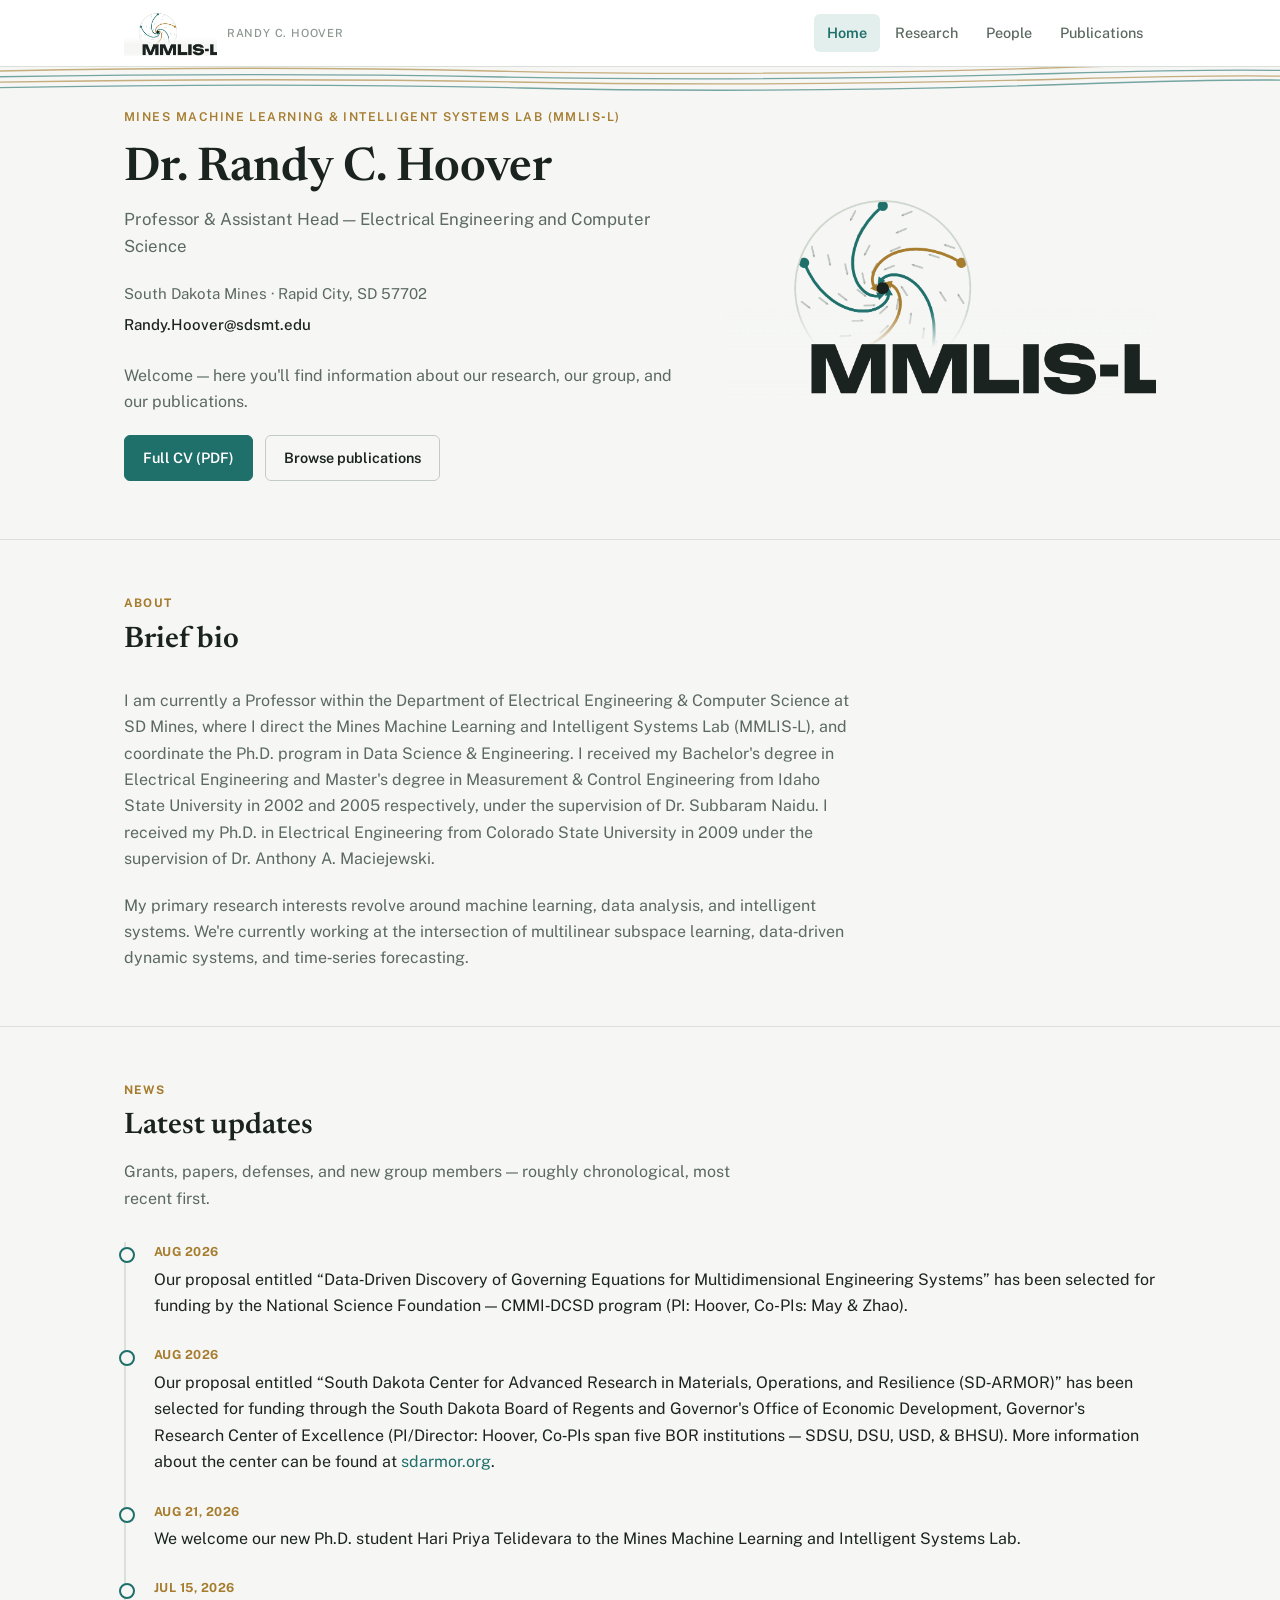
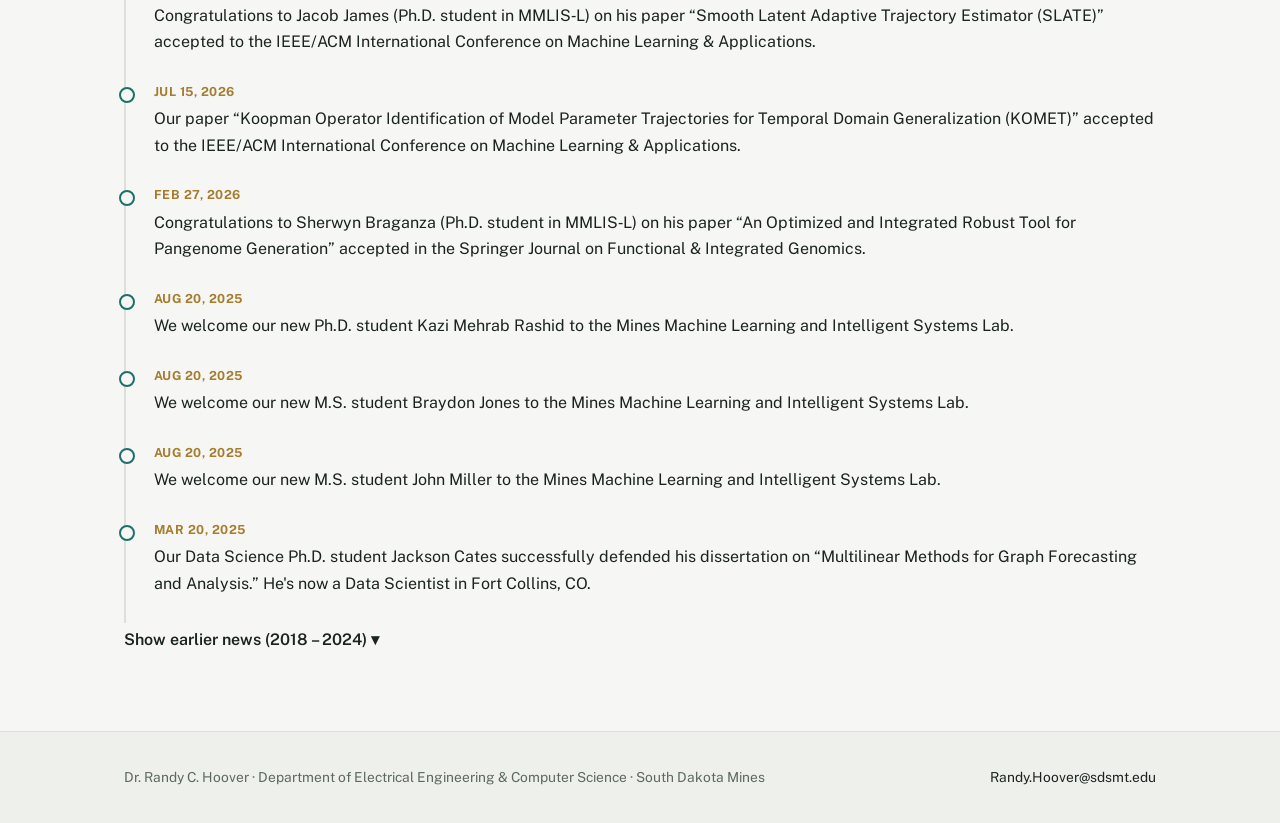
<file: index.html>
<!DOCTYPE html>
<html lang="en">
<head>
<meta charset="UTF-8">
<meta name="viewport" content="width=device-width, initial-scale=1.0">
<title>Randy C. Hoover — Machine Learning &amp; Data Science</title>
<meta name="description" content="Dr. Randy C. Hoover, Professor of Electrical Engineering &amp; Computer Science at South Dakota Mines, directs the Mines Machine Learning and Intelligent Systems Lab (MMLIS-L).">
<link rel="icon" href="assets/img/favicon.ico?v=2" sizes="any">
<link rel="icon" type="image/png" sizes="32x32" href="assets/img/favicon-32.png?v=2">
<link rel="icon" type="image/png" sizes="192x192" href="assets/img/favicon-192.png?v=2">
<link rel="apple-touch-icon" href="assets/img/apple-touch-icon.png?v=2">
<link rel="preconnect" href="https://fonts.googleapis.com">
<link rel="preconnect" href="https://fonts.gstatic.com" crossorigin>
<link href="https://fonts.googleapis.com/css2?family=Public+Sans:wght@400;500;600;700&family=Newsreader:opsz,wght@6..72,500;6..72,600;6..72,700&display=swap" rel="stylesheet">
<link rel="stylesheet" href="assets/css/style.css">
</head>
<body>

<header class="site-header">
  <div class="wrap">
    <a class="brand" href="index.html"><img src="assets/img/mmlis-logo.png" alt="MMLIS Lab" class="brand-mark"> <small>Randy&nbsp;C.&nbsp;Hoover</small></a>
    <nav class="primary-nav" aria-label="Primary">
      <ul>
        <li><a href="index.html" class="active">Home</a></li>
        <li><a href="research.html">Research</a></li>
        <li><a href="people.html">People</a></li>
        <li><a href="publications.html">Publications</a></li>
      </ul>
    </nav>
  </div>
</header>

<section class="hero">
  <svg class="hero-lines" viewBox="0 0 1200 30" preserveAspectRatio="none" aria-hidden="true">
    <path d="M-40 5 Q220 -2 460 4 T980 1 T1260 6" fill="none" stroke="#a67c2e" stroke-width="1.3"/>
    <path d="M-40 10.5 Q230 5 470 10 T990 6.5 T1260 11" fill="none" stroke="#1f6f6b" stroke-width="1.3"/>
    <path d="M-40 16 Q240 10 480 15 T1000 12 T1260 17" fill="none" stroke="#a67c2e" stroke-width="1.3"/>
    <path d="M-40 21.5 Q250 15 490 21 T1010 17 T1260 22" fill="none" stroke="#1f6f6b" stroke-width="1.3"/>
  </svg>
  <div class="wrap">
    <div class="hero-intro">
      <span class="hero-eyebrow">Mines Machine Learning &amp; Intelligent Systems Lab (MMLIS‑L)</span>
    </div>
    <div class="hero-photo">
      <img src="assets/img/mmlis-logo.png" alt="MMLIS Lab logo mark.">
    </div>
    <div class="hero-content">
      <h1>Dr. Randy C. Hoover</h1>
      <p class="role">Professor &amp; Assistant Head — Electrical Engineering and Computer Science</p>
      <ul class="contact-list">
        <li>South Dakota Mines · Rapid City, SD 57702</li>
        <li><a href="mailto:Randy.Hoover@sdsmt.edu">Randy.Hoover@sdsmt.edu</a></li>
      </ul>
      <p>Welcome — here you'll find information about our research, our group, and our publications.</p>
      <div style="display:flex; gap:12px; flex-wrap:wrap; margin-top:20px;">
        <a class="btn" href="https://drive.google.com/file/d/1piktQqiR2NVhsO9pKw21LPVmh0MxeNU4/view?usp=share_link" target="_blank" rel="noopener">Full CV (PDF)</a>
        <a class="btn ghost" href="publications.html">Browse publications</a>
      </div>
    </div>
  </div>
</section>

<main>

  <section class="section bio">
    <div class="wrap">
      <div class="section-head">
        <span class="kicker">About</span>
        <h2>Brief bio</h2>
      </div>
      <div style="max-width: 74ch;">
        <p>I am currently a Professor within the Department of Electrical Engineering &amp; Computer Science at SD Mines, where I direct the Mines Machine Learning and Intelligent Systems Lab (MMLIS‑L), and coordinate the Ph.D. program in Data Science &amp; Engineering. I received my Bachelor's degree in Electrical Engineering and Master's degree in Measurement &amp; Control Engineering from Idaho State University in 2002 and 2005 respectively, under the supervision of Dr. Subbaram Naidu. I received my Ph.D. in Electrical Engineering from Colorado State University in 2009 under the supervision of Dr. Anthony A. Maciejewski.</p>
        <p style="margin-top:20px;">My primary research interests revolve around machine learning, data analysis, and intelligent systems. We're currently working at the intersection of multilinear subspace learning, data‑driven dynamic systems, and time‑series forecasting.</p>
      </div>
    </div>
  </section>

  <section class="section">
    <div class="wrap">
      <div class="section-head">
        <span class="kicker">News</span>
        <h2>Latest updates</h2>
        <p>Grants, papers, defenses, and new group members — roughly chronological, most recent first.</p>
      </div>

      <ol class="timeline" reversed>
        <li><span class="date">Aug 2026</span><p class="entry">Our proposal entitled &ldquo;Data‑Driven Discovery of Governing Equations for Multidimensional Engineering Systems&rdquo; has been selected for funding by the National Science Foundation — CMMI‑DCSD program (PI: Hoover, Co‑PIs: May &amp; Zhao).</p></li>
        <li><span class="date">Aug 2026</span><p class="entry">Our proposal entitled &ldquo;South Dakota Center for Advanced Research in Materials, Operations, and Resilience (SD‑ARMOR)&rdquo; has been selected for funding through the South Dakota Board of Regents and Governor's Office of Economic Development, Governor's Research Center of Excellence (PI/Director: Hoover, Co‑PIs span five BOR institutions — SDSU, DSU, USD, &amp; BHSU). More information about the center can be found at <a href="https://sdarmor.org" target="_blank" rel="noopener">sdarmor.org</a>.</p></li>
        <li><span class="date">Aug 21, 2026</span><p class="entry">We welcome our new Ph.D. student Hari Priya Telidevara to the Mines Machine Learning and Intelligent Systems Lab.</p></li>
        <li><span class="date">Jul 15, 2026</span><p class="entry">Congratulations to Jacob James (Ph.D. student in MMLIS‑L) on his paper &ldquo;Smooth Latent Adaptive Trajectory Estimator (SLATE)&rdquo; accepted to the IEEE/ACM International Conference on Machine Learning &amp; Applications.</p></li>
        <li><span class="date">Jul 15, 2026</span><p class="entry">Our paper &ldquo;Koopman Operator Identification of Model Parameter Trajectories for Temporal Domain Generalization (KOMET)&rdquo; accepted to the IEEE/ACM International Conference on Machine Learning &amp; Applications.</p></li>
        <li><span class="date">Feb 27, 2026</span><p class="entry">Congratulations to Sherwyn Braganza (Ph.D. student in MMLIS‑L) on his paper &ldquo;An Optimized and Integrated Robust Tool for Pangenome Generation&rdquo; accepted in the Springer Journal on Functional &amp; Integrated Genomics.</p></li>
        <li><span class="date">Aug 20, 2025</span><p class="entry">We welcome our new Ph.D. student Kazi Mehrab Rashid to the Mines Machine Learning and Intelligent Systems Lab.</p></li>
        <li><span class="date">Aug 20, 2025</span><p class="entry">We welcome our new M.S. student Braydon Jones to the Mines Machine Learning and Intelligent Systems Lab.</p></li>
        <li><span class="date">Aug 20, 2025</span><p class="entry">We welcome our new M.S. student John Miller to the Mines Machine Learning and Intelligent Systems Lab.</p></li>
        <li><span class="date">Mar 20, 2025</span><p class="entry">Our Data Science Ph.D. student Jackson Cates successfully defended his dissertation on &ldquo;Multilinear Methods for Graph Forecasting and Analysis.&rdquo; He's now a Data Scientist in Fort Collins, CO.</p></li>
      </ol>

      <details class="more-news">
        <summary style="cursor:pointer; font-weight:600; color:var(--accent-dark); margin: 4px 0 24px; list-style:none;">Show earlier news (2018 – 2024) ▾</summary>
        <ol class="timeline" style="margin-top:20px;" reversed>
          <li><span class="date">May 7, 2025</span><p class="entry">Our Computer Science M.S. student Jacob James successfully completed his degree and is now pursuing a Ph.D. in Data Science and Engineering at SD Mines.</p></li>
          <li><span class="date">Sep 9, 2024</span><p class="entry">Our Data Science Ph.D. student Brian Fehrman (co‑advised with Dr. Francis Akowuah) successfully defended his dissertation on &ldquo;Investigating Machine Learning VBA Macro Analysis using Machine Learning in a Constrained Environment.&rdquo; He's currently working for Black Hills Information Security.</p></li>
          <li><span class="date">Jan 1, 2024</span><p class="entry">Our NSF REU site entitled &ldquo;Collaboration to Combat Crime&rdquo; was selected for award. We have open positions for undergraduate students interested in pursuing research in data science to understand, disrupt, and dismantle criminal networks. More information on the REU site can be found <a href="https://www.sdstate.edu/chemistry-biochemistry-physics/willand-charnley-lab/collaboration-combat-crime-c3-research" target="_blank" rel="noopener">here</a>.</p></li>
          <li><span class="date">Dec 1, 2024</span><p class="entry">Our paper entitled &ldquo;TSGCN: A Framework for Hierarchical Graph Representation Learning&rdquo; has been accepted to the IEEE Transactions on Network Science and Engineering (TNSE).</p></li>
          <li><span class="date">Sep 4, 2024</span><p class="entry">Our paper entitled &ldquo;Evading VBA Malware Classification using Model Extraction Attacks and Stochastic Search Methods&rdquo; has been accepted for publication in the IEEE Cyber Awareness and Research Symposium (CARS).</p></li>
          <li><span class="date">Apr 1, 2024</span><p class="entry">Our paper entitled &ldquo;Tensor Discriminant Analysis on Grassman Manifolds with Application to Human Action Recognition&rdquo; has been accepted to the Springer Journal of Machine Learning and Cybernetics.</p></li>
          <li><span class="date">Mar 1, 2024</span><p class="entry">Our proposal entitled &ldquo;High spatial‑temporal resolution soil moisture retrieval using deep learning fusion of multimodal satellite streams&rdquo; has been selected for award through NASA (collaboration with SD Mines, SDSU, and OLC).</p></li>
          <li><span class="date">Aug 21, 2023</span><p class="entry">Dr. Hoover is currently on sabbatical for the Fall 2023 semester.</p></li>
          <li><span class="date">Aug 15, 2023</span><p class="entry">Our Data Science Ph.D. student Cagri Ozdemir successfully defended his dissertation on &ldquo;Multilinear Subspace Learning via Invertible Transforms and Grassman Manifold Analysis.&rdquo; He's now a postdoctoral scholar at the University of North Texas.</p></li>
          <li><span class="date">Sep 2022</span><p class="entry">Our paper entitled &ldquo;Anomaly Detection from Multilinear Observations via Time‑Series Analysis and 3DTPCA&rdquo; has been accepted for publication at the IEEE/ACM International Conference on Machine Learning and Applications.</p></li>
          <li><span class="date">Sep 2022</span><p class="entry">Our paper entitled &ldquo;Kernelization of Tensor Discriminant Analysis with Application to Image Recognition&rdquo; has been accepted for publication at the IEEE/ACM International Conference on Machine Learning and Applications.</p></li>
          <li><span class="date">Jun 2022</span><p class="entry">Our proposal entitled &ldquo;Intelligent Automation through Dynamic Networks and Multilinear Time‑Series Analysis&rdquo; has been selected for funding through the Naval Surface Warfare Center — Dahlgren Division (PI: Hoover, Co‑PI: Caudle).</p></li>
          <li><span class="date">May 2022</span><p class="entry">I was promoted from Associate Professor to Full Professor within the Computer Science and Engineering Department.</p></li>
          <li><span class="date">May 2022</span><p class="entry">A new Ph.D. student, Jackson Cates, joined our group.</p></li>
          <li><span class="date">May 2022</span><p class="entry">Our new Ph.D. program in Data Science &amp; Engineering was approved.</p></li>
          <li><span class="date">Sep 2021</span><p class="entry">Our paper entitled &ldquo;Fast Tensor Singular Value Decomposition Using the Low‑Resolution Features of Tensors&rdquo; has been accepted for publication at the IEEE/ACM International Conference on Machine Learning and Applications.</p></li>
          <li><span class="date">Sep 2021</span><p class="entry">Our paper entitled &ldquo;Transform‑Based Tensor Auto Regression for Multilinear Time Series Forecasting&rdquo; has been accepted for publication at the IEEE/ACM International Conference on Machine Learning and Applications.</p></li>
          <li><span class="date">Jun 2021</span><p class="entry">Our proposal entitled &ldquo;Governor's Center for Understanding and Disrupting the Illicit Economy&rdquo; has been selected for funding through South Dakota's Governor's Office of Economic Development (SD Mines team — PI: Jon Kellar, Co‑PIs: Hoover and Crawford).</p></li>
          <li><span class="date">May 2021</span><p class="entry">Our paper entitled &ldquo;2DTPCA: A New Approach to Multilinear Principal Component Analysis&rdquo; has been accepted for publication at the IEEE International Conference on Image Processing.</p></li>
          <li><span class="date">Jan 2021</span><p class="entry">Our paper entitled &ldquo;Autonomous Multi‑agent Systems Using SVGS Camera Sensor for Lunar Surface Mobility Applications&rdquo; has been accepted for publication at the IEEE Aerospace Conference.</p></li>
          <li><span class="date">Jul 2020</span><p class="entry">Our proposal entitled &ldquo;Multilinear Subspace Methods for Learning and Recovery using Tensor‑Tensor Decompositions&rdquo; has been selected for funding through the National Science Foundation — CISE‑RI program (PI: Hoover, Co‑PIs: Caudle &amp; Braman). We had an opening for a Ph.D. student starting Fall 2020.</p></li>
          <li><span class="date">Feb 2020</span><p class="entry">Our paper &ldquo;Mobile Fiducial‑Based Collaborative Localization and Mapping (CLAM): Preliminary Results and Future Directions&rdquo; was accepted for publication at the USCToMM Symposium on Mechanical Systems and Robotics.</p></li>
          <li><span class="date">Feb 2020</span><p class="entry">Our paper &ldquo;Validation of Vision‑based State Estimation for Localization of Agents and Swarm Formation&rdquo; was accepted for publication at the USCToMM Symposium on Mechanical Systems and Robotics.</p></li>
          <li><span class="date">Feb 2020</span><p class="entry">Our paper &ldquo;A Review of Flow Field Forecasting: A High Dimensional Forecasting Procedure&rdquo; was accepted for publication in the WIRES Journal on Computational Statistics.</p></li>
          <li><span class="date">Jan 2020</span><p class="entry">Received a new Naval Surface Warfare Center — Keyport grant to support our research on &ldquo;Swarm Localization and Intelligent Mapping (SLIM) for Unmanned Underwater Vehicle Swarms&rdquo; (PI: Hadi Fekrmandi).</p></li>
          <li><span class="date">Sep 2019</span><p class="entry">Our paper &ldquo;Advanced Decision Making and Interpretability through Neural Shrubs&rdquo; was accepted for publication/presentation at the 18th IEEE International Conference on Machine Learning and Applications (ICMLA).</p></li>
          <li><span class="date">Jun 2019</span><p class="entry">Our paper &ldquo;Vision‑based Guidance and Navigation for Swarm of Small Satellites in a Formation Flying Mission&rdquo; was accepted for publication/presentation at the 32nd Florida Conference for Recent Advances in Robotics.</p></li>
          <li><span class="date">May 2019</span><p class="entry">Our paper &ldquo;Underwater Navigation Using Geomagnetic Field Variations&rdquo; was accepted for publication/presentation at the IEEE International Conference on Electro/Information Technology (EIT).</p></li>
          <li><span class="date">Apr 2019</span><p class="entry">Congratulations to Kavitha Konduru for successfully defending her thesis, &ldquo;Application of Image Segmentation to Analyze Biofilm Images.&rdquo; Kavitha accepted a permanent position with Regional Health on their programming team.</p></li>
          <li><span class="date">Mar 2019</span><p class="entry">Received a new NASA seed grant from the SD Space Grant Consortium to support our research on &ldquo;Cross Comparison of Virtual Reality Systems for Education and Research Suitability&rdquo; (PI: Lisa Rebenitsch).</p></li>
          <li><span class="date">Mar 2019</span><p class="entry">Received a new NASA seed grant from the SD Space Grant Consortium to support the &ldquo;NASA Apollo 50th — Apollo Next Giant Leap Student Challenge&rdquo; (PI: Jason Ash).</p></li>
          <li><span class="date">Feb 2019</span><p class="entry">Received a new Naval Surface Warfare Center — Dahlgren grant to support our research on &ldquo;Dimensionality Reduction of Streaming Big Data for Clustering, Classification and Visualization via Incremental Multi‑Linear Subspace Learning&rdquo; (Co‑PI: Kyle Caudle).</p></li>
          <li><span class="date">Jan 2019</span><p class="entry">Received a new NASA seed grant to support our research on &ldquo;Developing Small Satellite Formation Flying Capability by Distributed State Estimation and Intelligent Control of Swarm using Vision‑based Guidance&rdquo; (PI: Hadi Fekrmandi, Co‑PI: Zhen Ni, SDSU).</p></li>
          <li><span class="date">Nov 2018</span><p class="entry">Our paper &ldquo;Examining Intermediate Data Reduction Algorithms for use with t‑SNE&rdquo; was accepted for publication/presentation at the 3rd International Conference on Compute and Data Analysis (ICCDA).</p></li>
          <li><span class="date">Nov 2018</span><p class="entry">Our paper &ldquo;Building a Better Decision Tree by Delaying the Split Decision&rdquo; was accepted for publication/presentation at the 3rd International Conference on Compute and Data Analysis (ICCDA).</p></li>
          <li><span class="date">Nov 2018</span><p class="entry">Our paper &ldquo;Flow Field Forecasting with Many Predictors&rdquo; was accepted for publication/presentation at the 3rd International Conference on Compute and Data Analysis (ICCDA).</p></li>
          <li><span class="date">Sep 2018</span><p class="entry">Our paper &ldquo;Multi‑Linear Discriminant Analysis through Tensor‑Tensor Decompositions&rdquo; was accepted for publication/presentation at the 17th IEEE International Conference on Machine Learning and Applications (ICMLA).</p></li>
        </ol>
      </details>
    </div>
  </section>

</main>

<footer class="site-footer">
  <div class="wrap">
    <div>Dr. Randy C. Hoover · Department of Electrical Engineering &amp; Computer Science · South Dakota Mines</div>
    <div><a href="mailto:Randy.Hoover@sdsmt.edu">Randy.Hoover@sdsmt.edu</a></div>
  </div>
</footer>

</body>
</html>
</file>
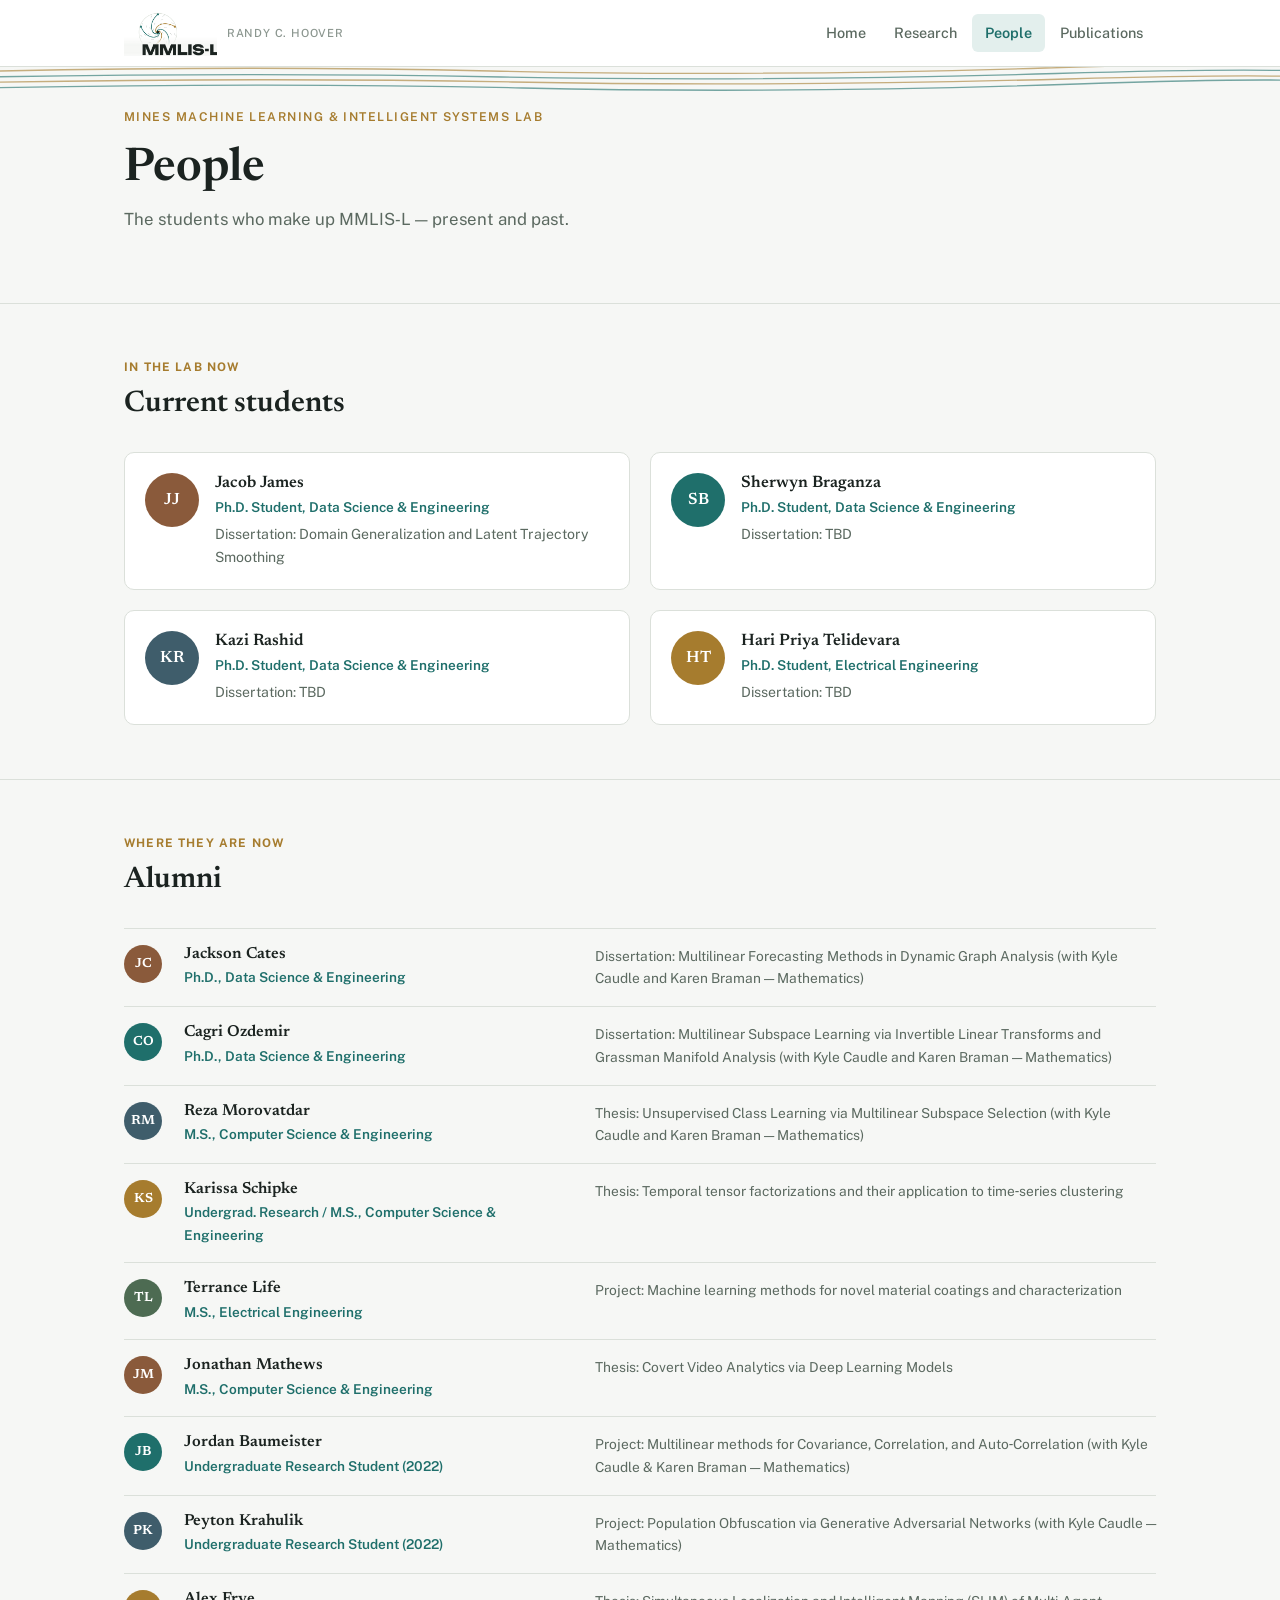
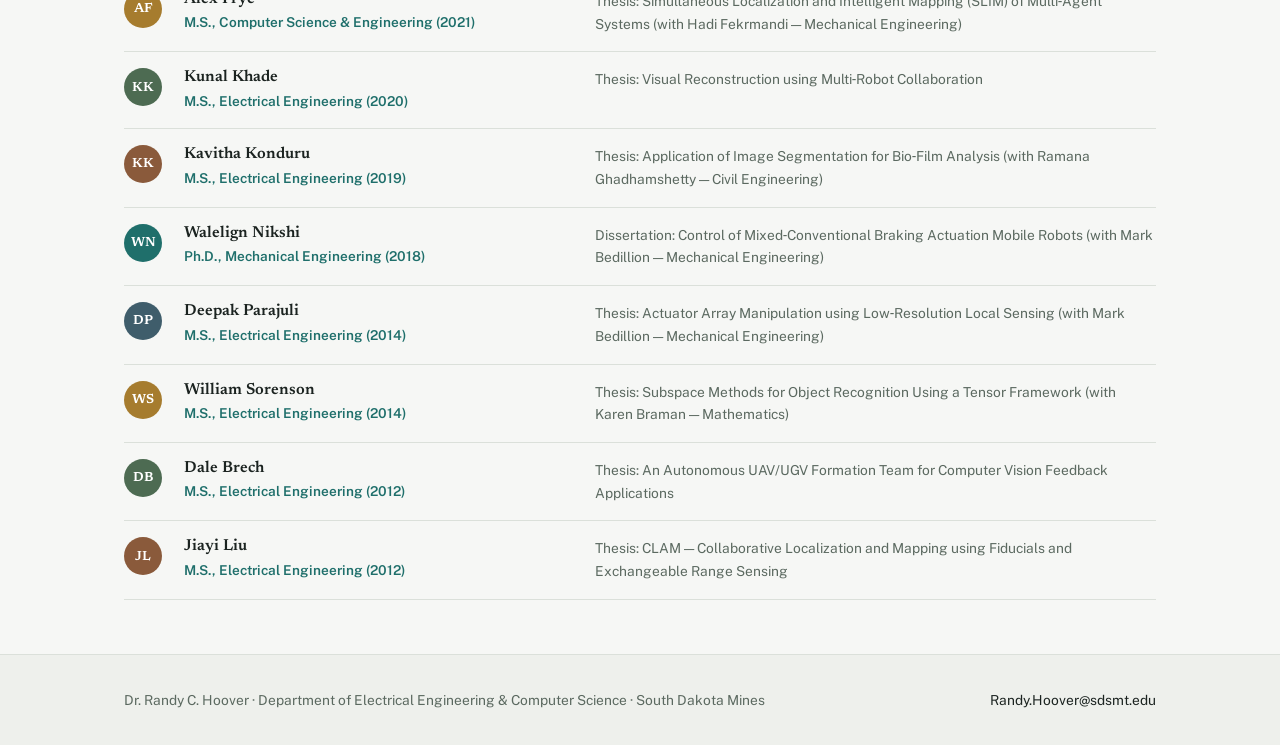
<file: people.html>
<!DOCTYPE html>
<html lang="en">
<head>
<meta charset="UTF-8">
<meta name="viewport" content="width=device-width, initial-scale=1.0">
<title>People — Randy C. Hoover</title>
<meta name="description" content="Current students and alumni of the Mines Machine Learning and Intelligent Systems Lab (MMLIS-L) at South Dakota Mines.">
<link rel="icon" href="assets/img/favicon.ico?v=2" sizes="any">
<link rel="icon" type="image/png" sizes="32x32" href="assets/img/favicon-32.png?v=2">
<link rel="icon" type="image/png" sizes="192x192" href="assets/img/favicon-192.png?v=2">
<link rel="apple-touch-icon" href="assets/img/apple-touch-icon.png?v=2">
<link rel="preconnect" href="https://fonts.googleapis.com">
<link rel="preconnect" href="https://fonts.gstatic.com" crossorigin>
<link href="https://fonts.googleapis.com/css2?family=Public+Sans:wght@400;500;600;700&family=Newsreader:opsz,wght@6..72,500;6..72,600;6..72,700&display=swap" rel="stylesheet">
<link rel="stylesheet" href="assets/css/style.css">
</head>
<body>

<header class="site-header">
  <div class="wrap">
    <a class="brand" href="index.html"><img src="assets/img/mmlis-logo.png" alt="MMLIS Lab" class="brand-mark"> <small>Randy&nbsp;C.&nbsp;Hoover</small></a>
    <nav class="primary-nav" aria-label="Primary">
      <ul>
        <li><a href="index.html">Home</a></li>
        <li><a href="research.html">Research</a></li>
        <li><a href="people.html" class="active">People</a></li>
        <li><a href="publications.html">Publications</a></li>
      </ul>
    </nav>
  </div>
</header>

<section class="hero" style="padding: 36px 0 52px;">
  <svg class="hero-lines" viewBox="0 0 1200 30" preserveAspectRatio="none" aria-hidden="true">
    <path d="M-40 5 Q220 -2 460 4 T980 1 T1260 6" fill="none" stroke="#a67c2e" stroke-width="1.3"/>
    <path d="M-40 10.5 Q230 5 470 10 T990 6.5 T1260 11" fill="none" stroke="#1f6f6b" stroke-width="1.3"/>
    <path d="M-40 16 Q240 10 480 15 T1000 12 T1260 17" fill="none" stroke="#a67c2e" stroke-width="1.3"/>
    <path d="M-40 21.5 Q250 15 490 21 T1010 17 T1260 22" fill="none" stroke="#1f6f6b" stroke-width="1.3"/>
  </svg>
  <div class="wrap" style="grid-template-columns: 1fr;">
    <div>
      <span class="hero-eyebrow">Mines Machine Learning &amp; Intelligent Systems Lab</span>
      <h1>People</h1>
      <p class="role" style="max-width: 62ch;">The students who make up MMLIS‑L — present and past.</p>
    </div>
  </div>
</section>

<main>

  <section class="section">
    <div class="wrap">
      <div class="section-head">
        <span class="kicker">In the lab now</span>
        <h2>Current students</h2>
      </div>

      <div class="people-grid">
        <div class="person-card">
          <div class="avatar" style="background:#8a5a3b;">JJ</div>
          <div>
            <h4>Jacob James</h4>
            <p class="person-role">Ph.D. Student, Data Science &amp; Engineering</p>
            <p class="person-detail">Dissertation: Domain Generalization and Latent Trajectory Smoothing</p>
          </div>
        </div>
        <div class="person-card">
          <div class="avatar" style="background:#1f6f6b;">SB</div>
          <div>
            <h4>Sherwyn Braganza</h4>
            <p class="person-role">Ph.D. Student, Data Science &amp; Engineering</p>
            <p class="person-detail">Dissertation: TBD</p>
          </div>
        </div>
        <div class="person-card">
          <div class="avatar" style="background:#3f5d6b;">KR</div>
          <div>
            <h4>Kazi Rashid</h4>
            <p class="person-role">Ph.D. Student, Data Science &amp; Engineering</p>
            <p class="person-detail">Dissertation: TBD</p>
          </div>
        </div>
        <div class="person-card">
          <div class="avatar" style="background:#a67c2e;">HT</div>
          <div>
            <h4>Hari Priya Telidevara</h4>
            <p class="person-role">Ph.D. Student, Electrical Engineering</p>
            <p class="person-detail">Dissertation: TBD</p>
          </div>
        </div>
      </div>
    </div>
  </section>

  <section class="section">
    <div class="wrap">
      <div class="section-head">
        <span class="kicker">Where they are now</span>
        <h2>Alumni</h2>
      </div>

      <div class="alumni-list">

        <div class="alumni-row">
          <div class="avatar" style="background:#8a5a3b;">JC</div>
          <div>
            <h4>Jackson Cates</h4>
            <p class="person-role">Ph.D., Data Science &amp; Engineering</p>
          </div>
          <p class="person-detail">Dissertation: Multilinear Forecasting Methods in Dynamic Graph Analysis (with Kyle Caudle and Karen Braman — Mathematics)</p>
        </div>

        <div class="alumni-row">
          <div class="avatar" style="background:#1f6f6b;">CO</div>
          <div>
            <h4>Cagri Ozdemir</h4>
            <p class="person-role">Ph.D., Data Science &amp; Engineering</p>
          </div>
          <p class="person-detail">Dissertation: Multilinear Subspace Learning via Invertible Linear Transforms and Grassman Manifold Analysis (with Kyle Caudle and Karen Braman — Mathematics)</p>
        </div>

        <div class="alumni-row">
          <div class="avatar" style="background:#3f5d6b;">RM</div>
          <div>
            <h4>Reza Morovatdar</h4>
            <p class="person-role">M.S., Computer Science &amp; Engineering</p>
          </div>
          <p class="person-detail">Thesis: Unsupervised Class Learning via Multilinear Subspace Selection (with Kyle Caudle and Karen Braman — Mathematics)</p>
        </div>

        <div class="alumni-row">
          <div class="avatar" style="background:#a67c2e;">KS</div>
          <div>
            <h4>Karissa Schipke</h4>
            <p class="person-role">Undergrad. Research / M.S., Computer Science &amp; Engineering</p>
          </div>
          <p class="person-detail">Thesis: Temporal tensor factorizations and their application to time‑series clustering</p>
        </div>

        <div class="alumni-row">
          <div class="avatar" style="background:#4d6b52;">TL</div>
          <div>
            <h4>Terrance Life</h4>
            <p class="person-role">M.S., Electrical Engineering</p>
          </div>
          <p class="person-detail">Project: Machine learning methods for novel material coatings and characterization</p>
        </div>

        <div class="alumni-row">
          <div class="avatar" style="background:#8a5a3b;">JM</div>
          <div>
            <h4>Jonathan Mathews</h4>
            <p class="person-role">M.S., Computer Science &amp; Engineering</p>
          </div>
          <p class="person-detail">Thesis: Covert Video Analytics via Deep Learning Models</p>
        </div>

        <div class="alumni-row">
          <div class="avatar" style="background:#1f6f6b;">JB</div>
          <div>
            <h4>Jordan Baumeister</h4>
            <p class="person-role">Undergraduate Research Student (2022)</p>
          </div>
          <p class="person-detail">Project: Multilinear methods for Covariance, Correlation, and Auto‑Correlation (with Kyle Caudle &amp; Karen Braman — Mathematics)</p>
        </div>

        <div class="alumni-row">
          <div class="avatar" style="background:#3f5d6b;">PK</div>
          <div>
            <h4>Peyton Krahulik</h4>
            <p class="person-role">Undergraduate Research Student (2022)</p>
          </div>
          <p class="person-detail">Project: Population Obfuscation via Generative Adversarial Networks (with Kyle Caudle — Mathematics)</p>
        </div>

        <div class="alumni-row">
          <div class="avatar" style="background:#a67c2e;">AF</div>
          <div>
            <h4>Alex Frye</h4>
            <p class="person-role">M.S., Computer Science &amp; Engineering (2021)</p>
          </div>
          <p class="person-detail">Thesis: Simultaneous Localization and Intelligent Mapping (SLIM) of Multi‑Agent Systems (with Hadi Fekrmandi — Mechanical Engineering)</p>
        </div>

        <div class="alumni-row">
          <div class="avatar" style="background:#4d6b52;">KK</div>
          <div>
            <h4>Kunal Khade</h4>
            <p class="person-role">M.S., Electrical Engineering (2020)</p>
          </div>
          <p class="person-detail">Thesis: Visual Reconstruction using Multi‑Robot Collaboration</p>
        </div>

        <div class="alumni-row">
          <div class="avatar" style="background:#8a5a3b;">KK</div>
          <div>
            <h4>Kavitha Konduru</h4>
            <p class="person-role">M.S., Electrical Engineering (2019)</p>
          </div>
          <p class="person-detail">Thesis: Application of Image Segmentation for Bio‑Film Analysis (with Ramana Ghadhamshetty — Civil Engineering)</p>
        </div>

        <div class="alumni-row">
          <div class="avatar" style="background:#1f6f6b;">WN</div>
          <div>
            <h4>Walelign Nikshi</h4>
            <p class="person-role">Ph.D., Mechanical Engineering (2018)</p>
          </div>
          <p class="person-detail">Dissertation: Control of Mixed‑Conventional Braking Actuation Mobile Robots (with Mark Bedillion — Mechanical Engineering)</p>
        </div>

        <div class="alumni-row">
          <div class="avatar" style="background:#3f5d6b;">DP</div>
          <div>
            <h4>Deepak Parajuli</h4>
            <p class="person-role">M.S., Electrical Engineering (2014)</p>
          </div>
          <p class="person-detail">Thesis: Actuator Array Manipulation using Low‑Resolution Local Sensing (with Mark Bedillion — Mechanical Engineering)</p>
        </div>

        <div class="alumni-row">
          <div class="avatar" style="background:#a67c2e;">WS</div>
          <div>
            <h4>William Sorenson</h4>
            <p class="person-role">M.S., Electrical Engineering (2014)</p>
          </div>
          <p class="person-detail">Thesis: Subspace Methods for Object Recognition Using a Tensor Framework (with Karen Braman — Mathematics)</p>
        </div>

        <div class="alumni-row">
          <div class="avatar" style="background:#4d6b52;">DB</div>
          <div>
            <h4>Dale Brech</h4>
            <p class="person-role">M.S., Electrical Engineering (2012)</p>
          </div>
          <p class="person-detail">Thesis: An Autonomous UAV/UGV Formation Team for Computer Vision Feedback Applications</p>
        </div>

        <div class="alumni-row">
          <div class="avatar" style="background:#8a5a3b;">JL</div>
          <div>
            <h4>Jiayi Liu</h4>
            <p class="person-role">M.S., Electrical Engineering (2012)</p>
          </div>
          <p class="person-detail">Thesis: CLAM — Collaborative Localization and Mapping using Fiducials and Exchangeable Range Sensing</p>
        </div>

      </div>
    </div>
  </section>

</main>

<footer class="site-footer">
  <div class="wrap">
    <div>Dr. Randy C. Hoover · Department of Electrical Engineering &amp; Computer Science · South Dakota Mines</div>
    <div><a href="mailto:Randy.Hoover@sdsmt.edu">Randy.Hoover@sdsmt.edu</a></div>
  </div>
</footer>

</body>
</html>
</file>
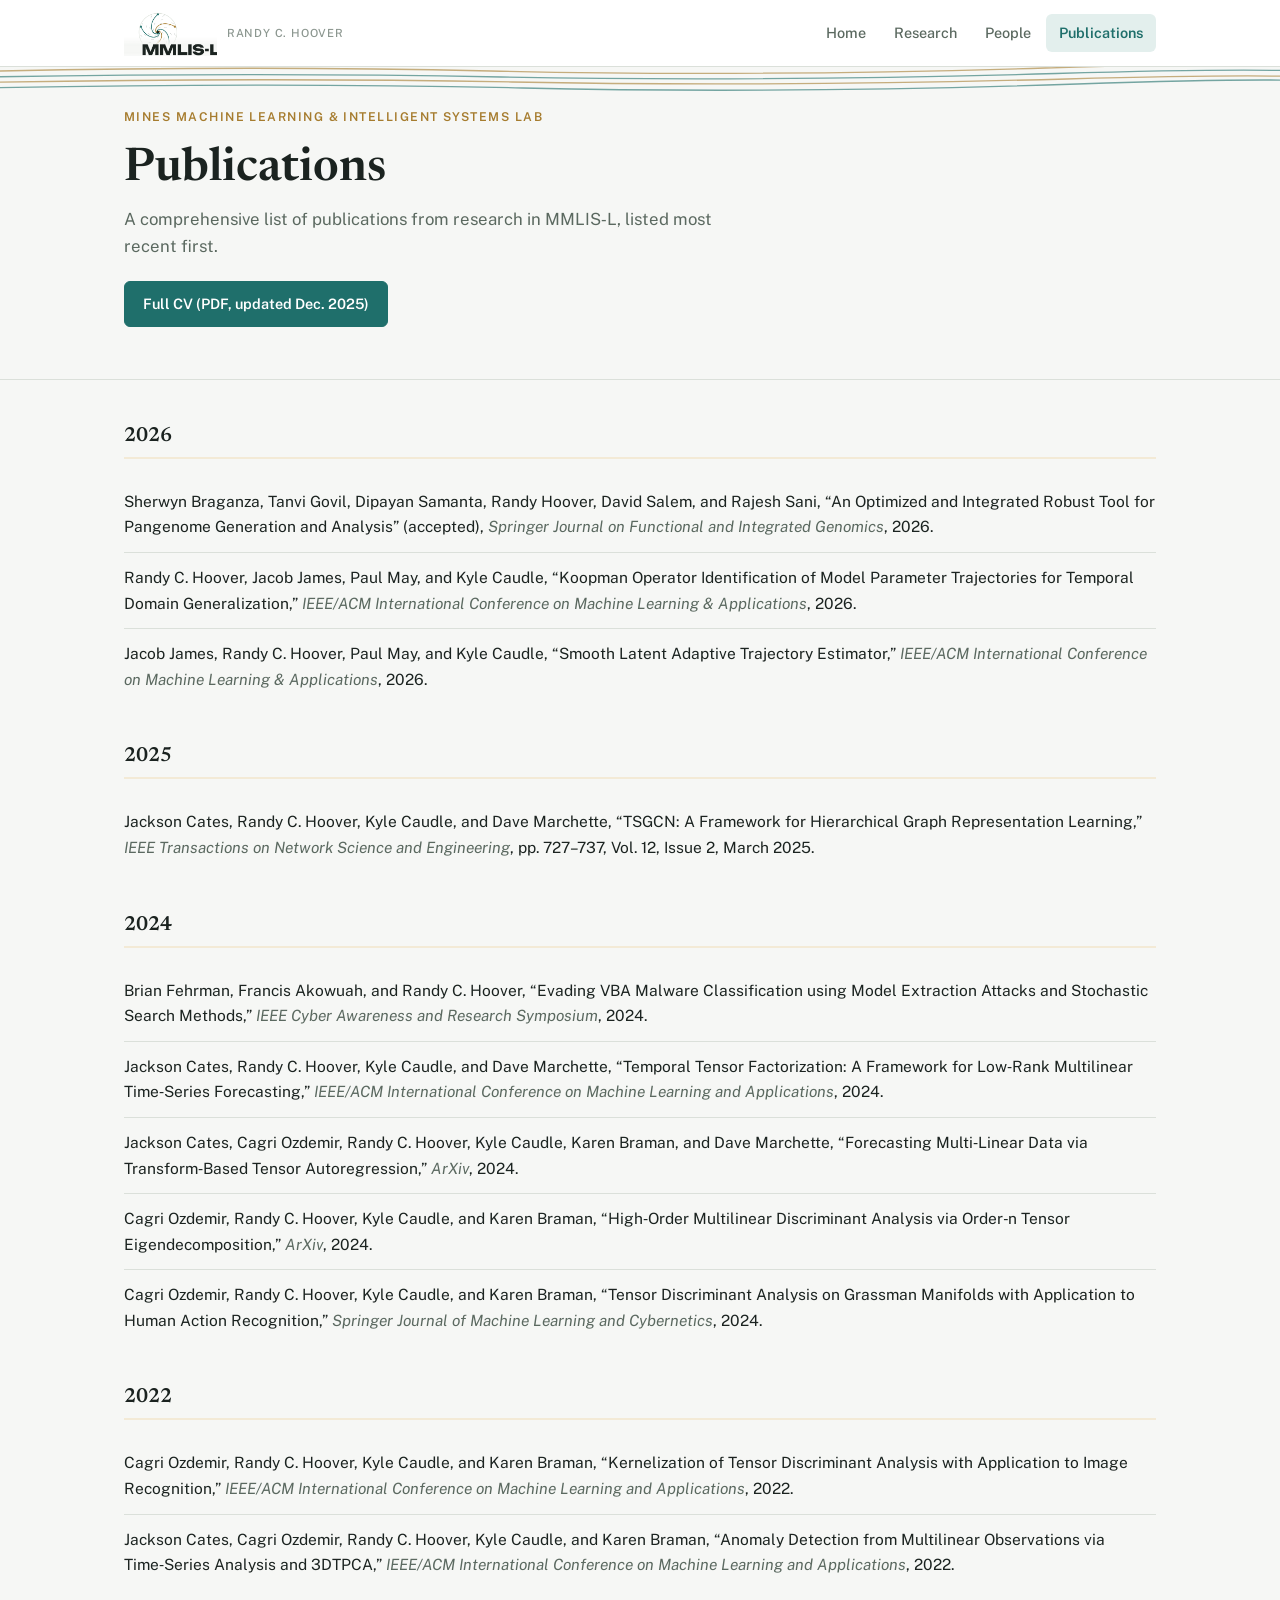
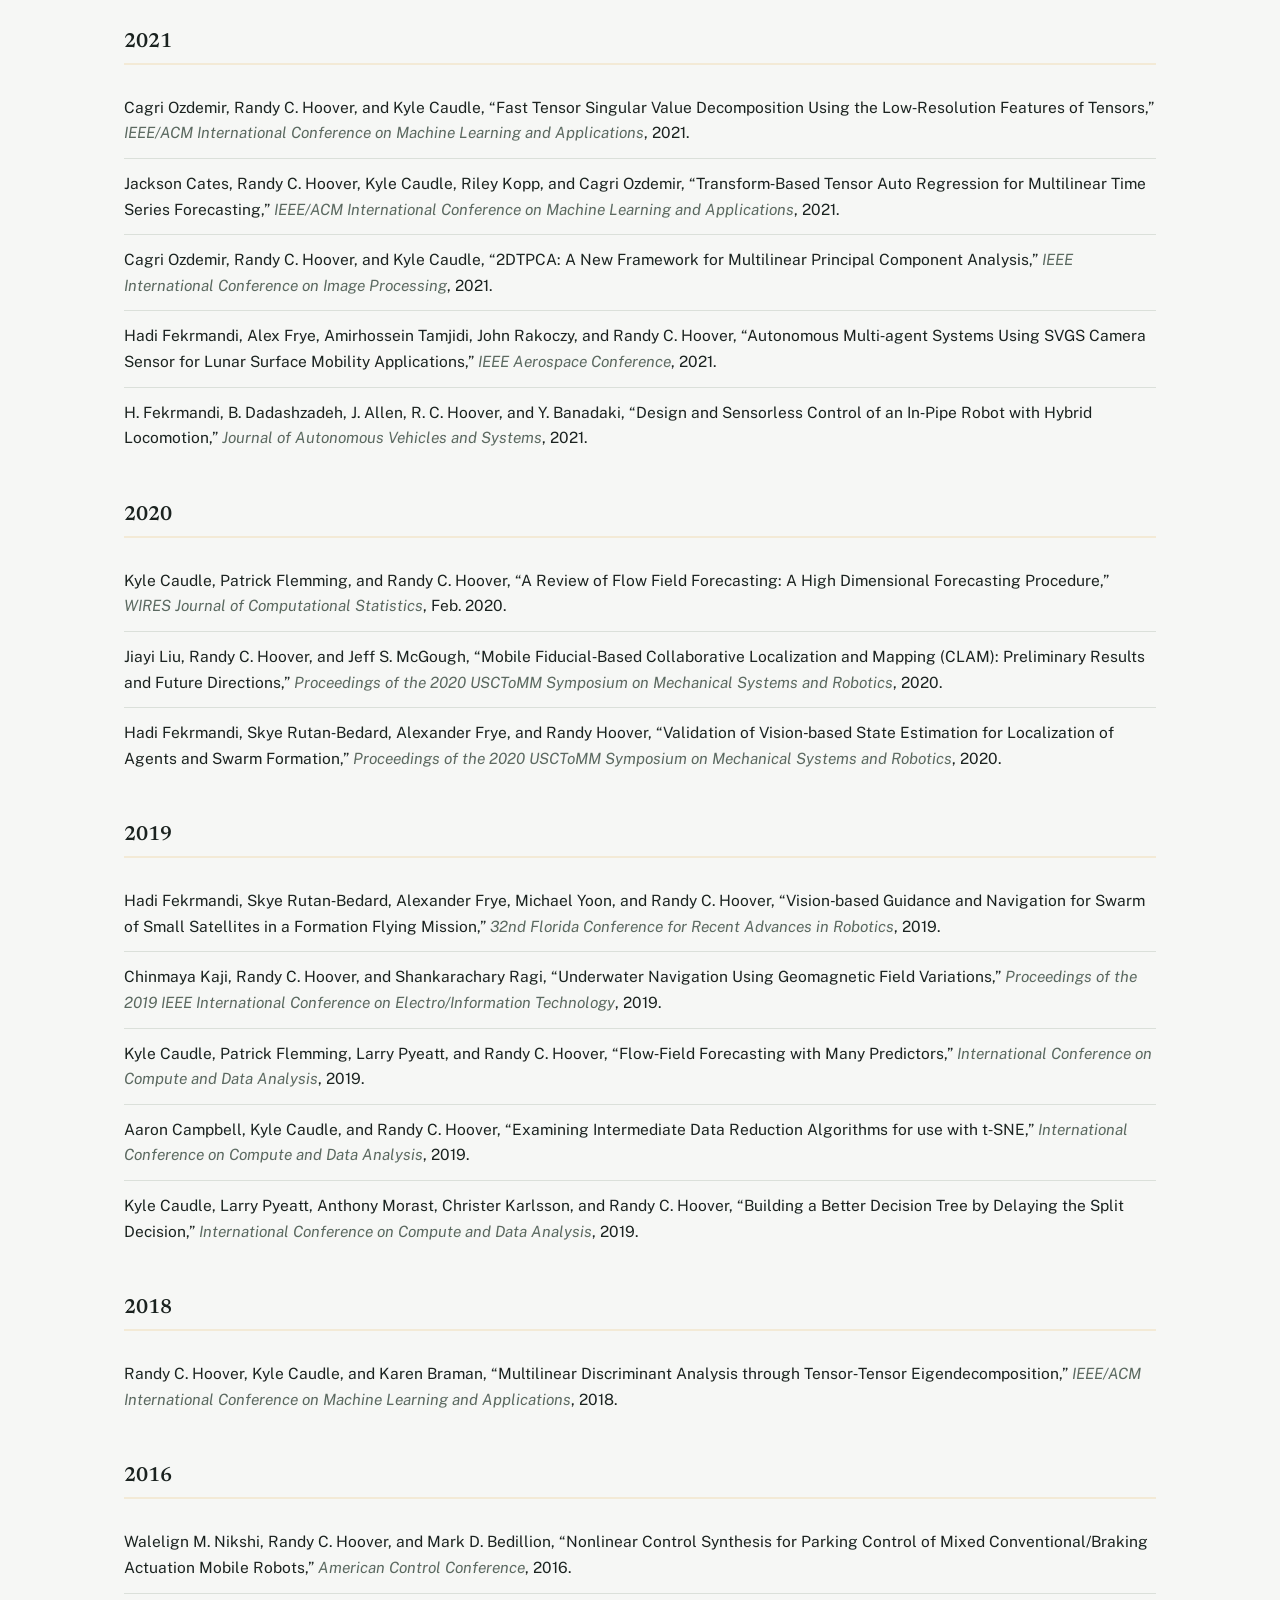
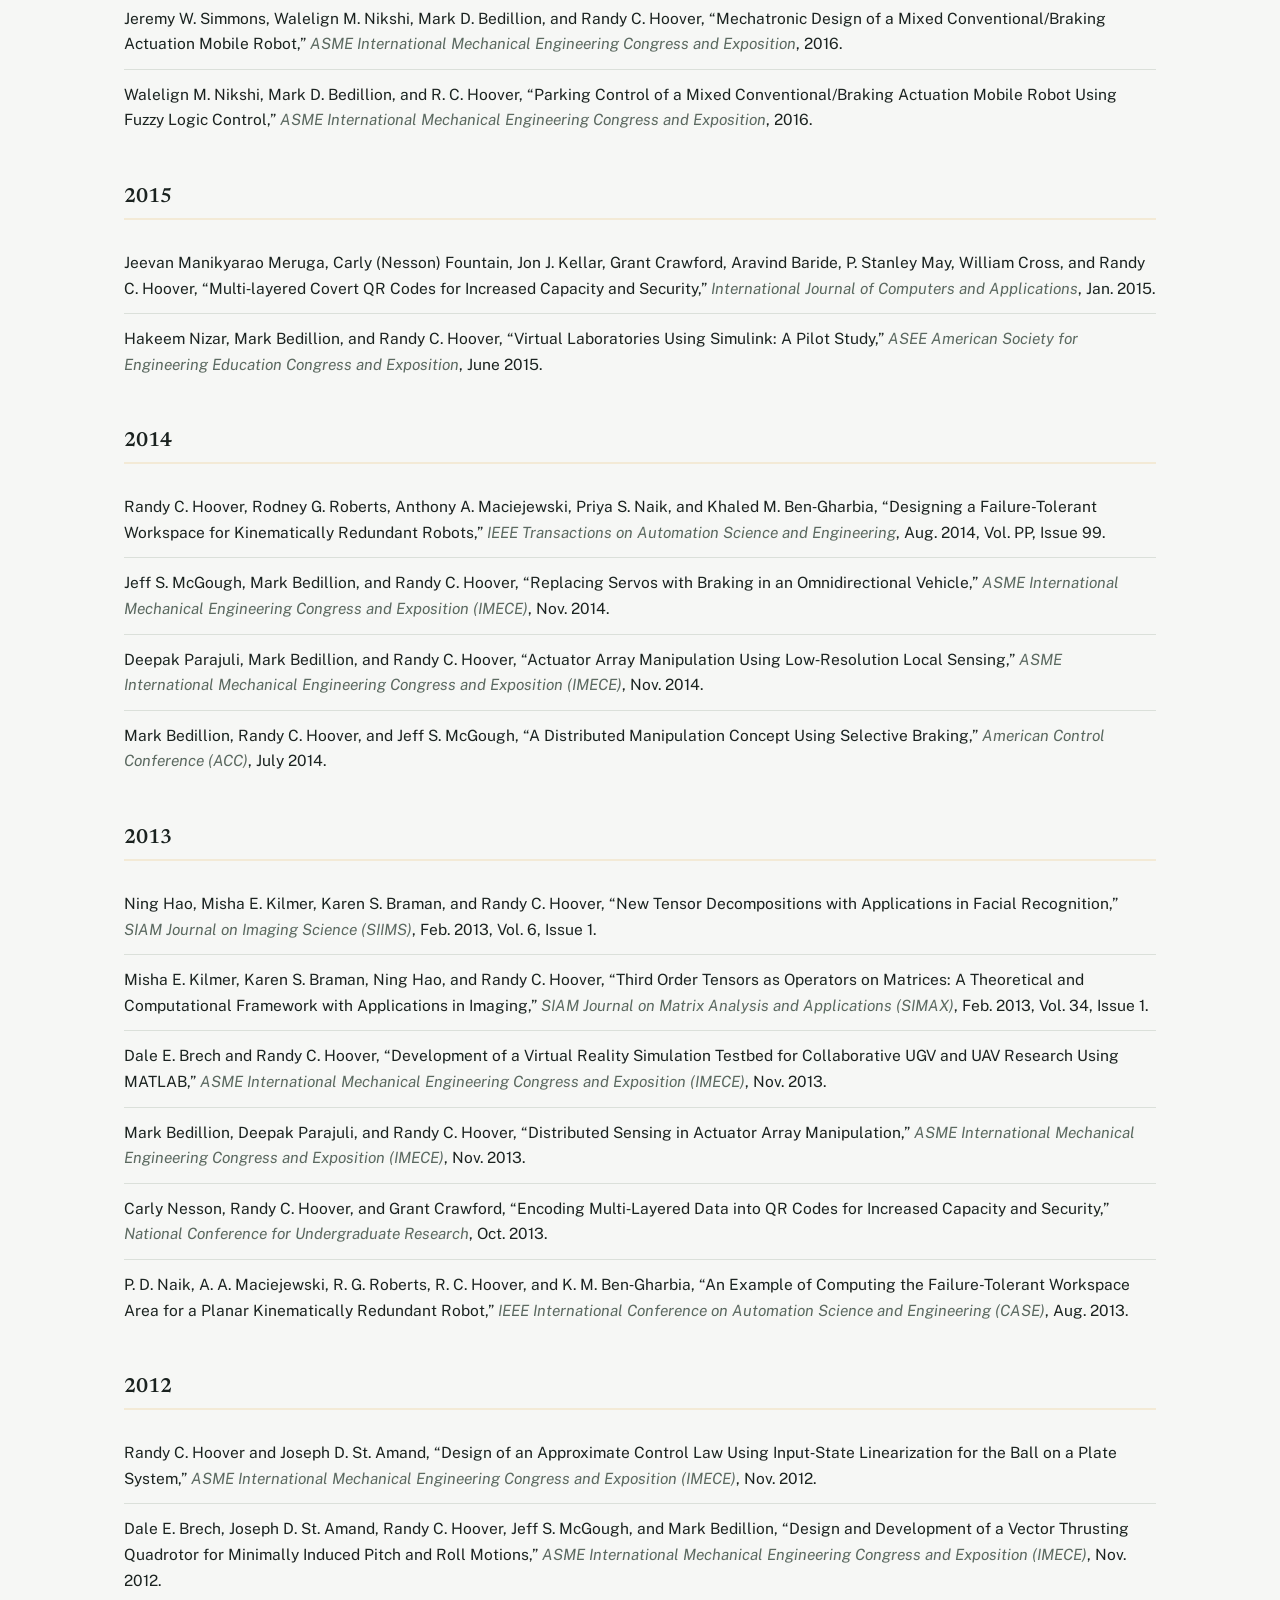
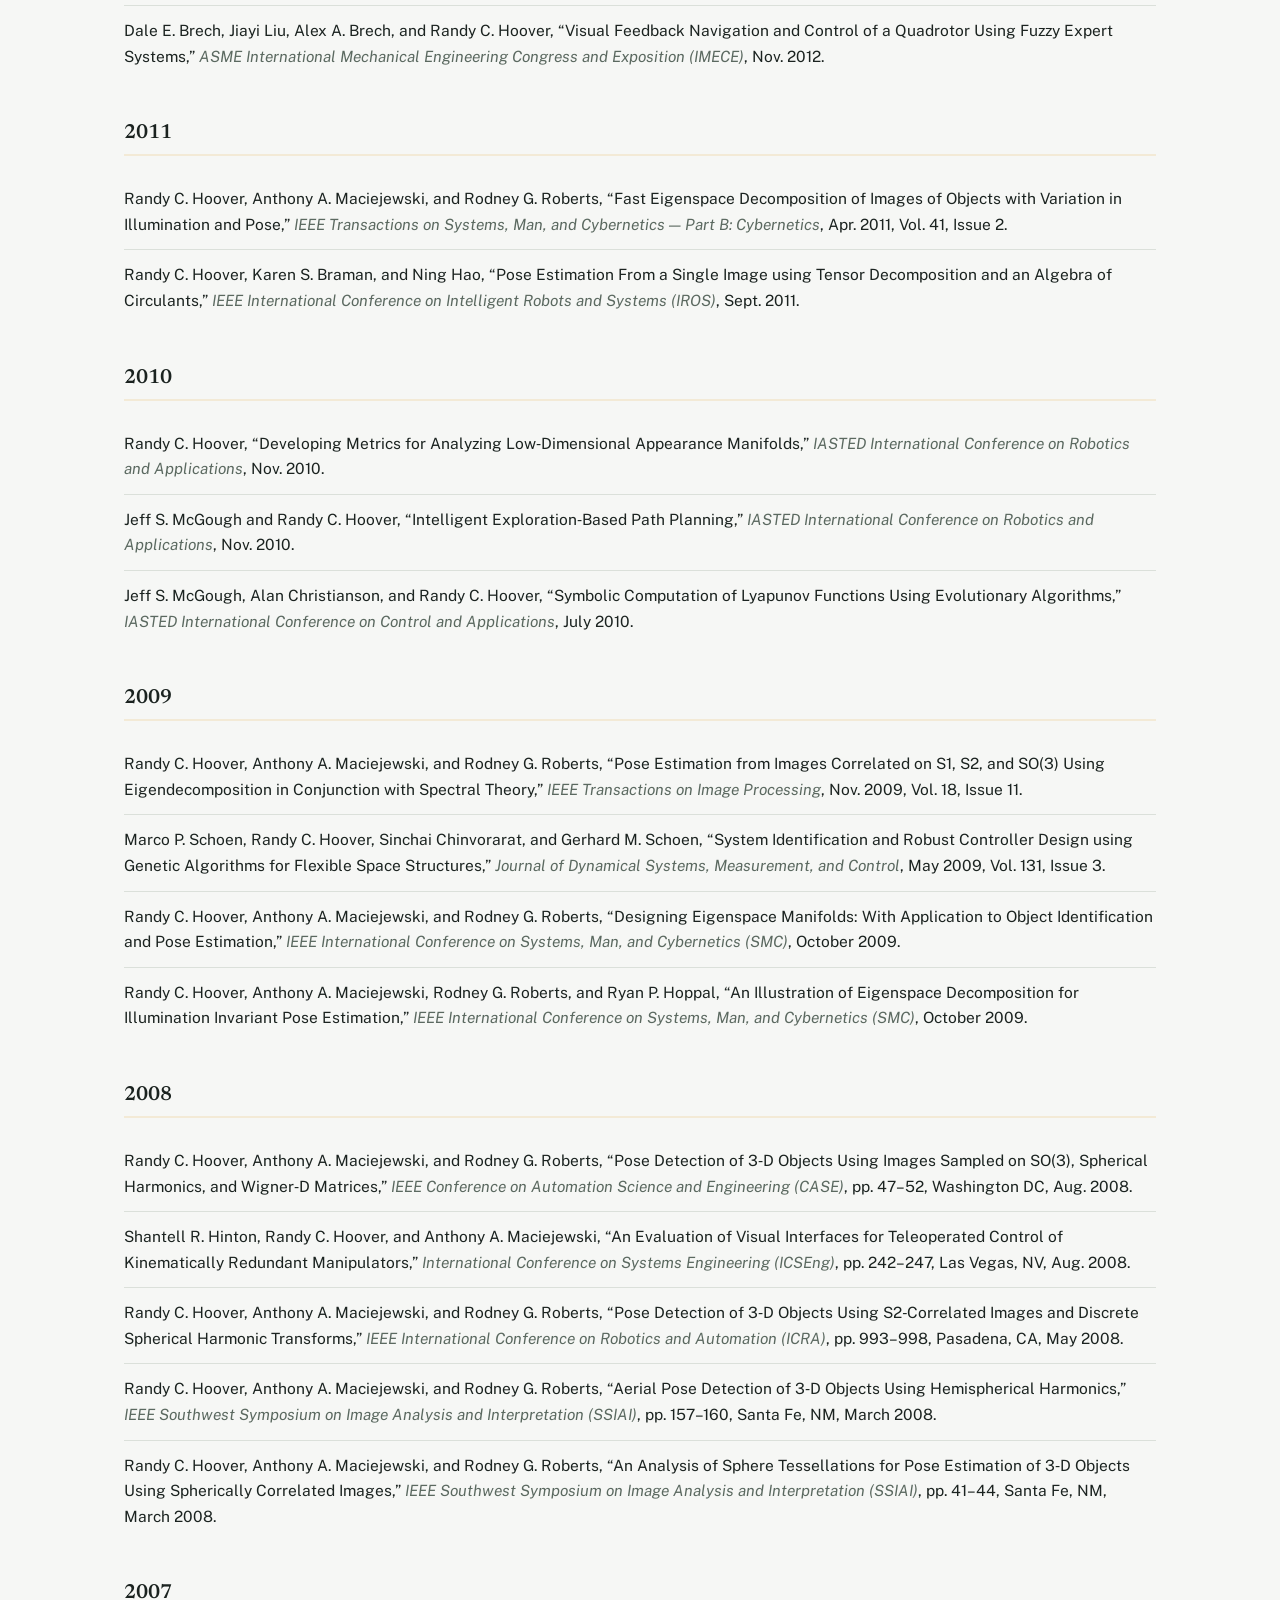
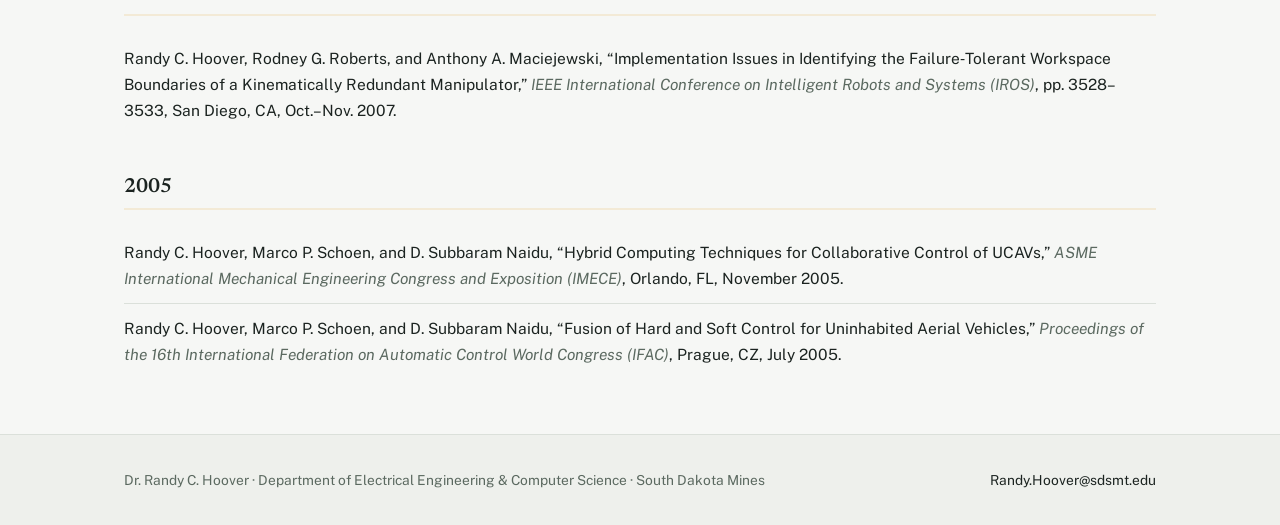
<file: publications.html>
<!DOCTYPE html>
<html lang="en">
<head>
<meta charset="UTF-8">
<meta name="viewport" content="width=device-width, initial-scale=1.0">
<title>Publications — Randy C. Hoover</title>
<meta name="description" content="Publications from the Mines Machine Learning and Intelligent Systems Lab (MMLIS-L), Dr. Randy C. Hoover, South Dakota Mines.">
<link rel="icon" href="assets/img/favicon.ico?v=2" sizes="any">
<link rel="icon" type="image/png" sizes="32x32" href="assets/img/favicon-32.png?v=2">
<link rel="icon" type="image/png" sizes="192x192" href="assets/img/favicon-192.png?v=2">
<link rel="apple-touch-icon" href="assets/img/apple-touch-icon.png?v=2">
<link rel="preconnect" href="https://fonts.googleapis.com">
<link rel="preconnect" href="https://fonts.gstatic.com" crossorigin>
<link href="https://fonts.googleapis.com/css2?family=Public+Sans:wght@400;500;600;700&family=Newsreader:opsz,wght@6..72,500;6..72,600;6..72,700&display=swap" rel="stylesheet">
<link rel="stylesheet" href="assets/css/style.css">
</head>
<body>

<header class="site-header">
  <div class="wrap">
    <a class="brand" href="index.html"><img src="assets/img/mmlis-logo.png" alt="MMLIS Lab" class="brand-mark"> <small>Randy&nbsp;C.&nbsp;Hoover</small></a>
    <nav class="primary-nav" aria-label="Primary">
      <ul>
        <li><a href="index.html">Home</a></li>
        <li><a href="research.html">Research</a></li>
        <li><a href="people.html">People</a></li>
        <li><a href="publications.html" class="active">Publications</a></li>
      </ul>
    </nav>
  </div>
</header>

<section class="hero" style="padding: 36px 0 52px;">
  <svg class="hero-lines" viewBox="0 0 1200 30" preserveAspectRatio="none" aria-hidden="true">
    <path d="M-40 5 Q220 -2 460 4 T980 1 T1260 6" fill="none" stroke="#a67c2e" stroke-width="1.3"/>
    <path d="M-40 10.5 Q230 5 470 10 T990 6.5 T1260 11" fill="none" stroke="#1f6f6b" stroke-width="1.3"/>
    <path d="M-40 16 Q240 10 480 15 T1000 12 T1260 17" fill="none" stroke="#a67c2e" stroke-width="1.3"/>
    <path d="M-40 21.5 Q250 15 490 21 T1010 17 T1260 22" fill="none" stroke="#1f6f6b" stroke-width="1.3"/>
  </svg>
  <div class="wrap" style="grid-template-columns: 1fr;">
    <div>
      <span class="hero-eyebrow">Mines Machine Learning &amp; Intelligent Systems Lab</span>
      <h1>Publications</h1>
      <p class="role" style="max-width: 62ch;">A comprehensive list of publications from research in MMLIS‑L, listed most recent first.</p>
      <div style="margin-top: 20px;">
        <a class="btn" href="https://drive.google.com/file/d/1piktQqiR2NVhsO9pKw21LPVmh0MxeNU4/view?usp=share_link" target="_blank" rel="noopener">Full CV (PDF, updated Dec. 2025)</a>
      </div>
    </div>
  </div>
</section>

<main>
  <section class="section" style="padding-top:44px;">
    <div class="wrap">

      <div class="pub-year">
        <h2>2026</h2>
        <ul class="pub-list">
          <li>Sherwyn Braganza, Tanvi Govil, Dipayan Samanta, Randy Hoover, David Salem, and Rajesh Sani, &ldquo;An Optimized and Integrated Robust Tool for Pangenome Generation and Analysis&rdquo; (accepted), <span class="venue">Springer Journal on Functional and Integrated Genomics</span>, 2026.</li>
          <li>Randy C. Hoover, Jacob James, Paul May, and Kyle Caudle, &ldquo;Koopman Operator Identification of Model Parameter Trajectories for Temporal Domain Generalization,&rdquo; <span class="venue">IEEE/ACM International Conference on Machine Learning &amp; Applications</span>, 2026.</li>
          <li>Jacob James, Randy C. Hoover, Paul May, and Kyle Caudle, &ldquo;Smooth Latent Adaptive Trajectory Estimator,&rdquo; <span class="venue">IEEE/ACM International Conference on Machine Learning &amp; Applications</span>, 2026.</li>
        </ul>
      </div>

      <div class="pub-year">
        <h2>2025</h2>
        <ul class="pub-list">
          <li>Jackson Cates, Randy C. Hoover, Kyle Caudle, and Dave Marchette, &ldquo;TSGCN: A Framework for Hierarchical Graph Representation Learning,&rdquo; <span class="venue">IEEE Transactions on Network Science and Engineering</span>, pp. 727–737, Vol. 12, Issue 2, March 2025.</li>
        </ul>
      </div>

      <div class="pub-year">
        <h2>2024</h2>
        <ul class="pub-list">
          <li>Brian Fehrman, Francis Akowuah, and Randy C. Hoover, &ldquo;Evading VBA Malware Classification using Model Extraction Attacks and Stochastic Search Methods,&rdquo; <span class="venue">IEEE Cyber Awareness and Research Symposium</span>, 2024.</li>
          <li>Jackson Cates, Randy C. Hoover, Kyle Caudle, and Dave Marchette, &ldquo;Temporal Tensor Factorization: A Framework for Low‑Rank Multilinear Time‑Series Forecasting,&rdquo; <span class="venue">IEEE/ACM International Conference on Machine Learning and Applications</span>, 2024.</li>
          <li>Jackson Cates, Cagri Ozdemir, Randy C. Hoover, Kyle Caudle, Karen Braman, and Dave Marchette, &ldquo;Forecasting Multi‑Linear Data via Transform‑Based Tensor Autoregression,&rdquo; <span class="venue">ArXiv</span>, 2024.</li>
          <li>Cagri Ozdemir, Randy C. Hoover, Kyle Caudle, and Karen Braman, &ldquo;High‑Order Multilinear Discriminant Analysis via Order‑n Tensor Eigendecomposition,&rdquo; <span class="venue">ArXiv</span>, 2024.</li>
          <li>Cagri Ozdemir, Randy C. Hoover, Kyle Caudle, and Karen Braman, &ldquo;Tensor Discriminant Analysis on Grassman Manifolds with Application to Human Action Recognition,&rdquo; <span class="venue">Springer Journal of Machine Learning and Cybernetics</span>, 2024.</li>
        </ul>
      </div>

      <div class="pub-year">
        <h2>2022</h2>
        <ul class="pub-list">
          <li>Cagri Ozdemir, Randy C. Hoover, Kyle Caudle, and Karen Braman, &ldquo;Kernelization of Tensor Discriminant Analysis with Application to Image Recognition,&rdquo; <span class="venue">IEEE/ACM International Conference on Machine Learning and Applications</span>, 2022.</li>
          <li>Jackson Cates, Cagri Ozdemir, Randy C. Hoover, Kyle Caudle, and Karen Braman, &ldquo;Anomaly Detection from Multilinear Observations via Time‑Series Analysis and 3DTPCA,&rdquo; <span class="venue">IEEE/ACM International Conference on Machine Learning and Applications</span>, 2022.</li>
        </ul>
      </div>

      <div class="pub-year">
        <h2>2021</h2>
        <ul class="pub-list">
          <li>Cagri Ozdemir, Randy C. Hoover, and Kyle Caudle, &ldquo;Fast Tensor Singular Value Decomposition Using the Low‑Resolution Features of Tensors,&rdquo; <span class="venue">IEEE/ACM International Conference on Machine Learning and Applications</span>, 2021.</li>
          <li>Jackson Cates, Randy C. Hoover, Kyle Caudle, Riley Kopp, and Cagri Ozdemir, &ldquo;Transform‑Based Tensor Auto Regression for Multilinear Time Series Forecasting,&rdquo; <span class="venue">IEEE/ACM International Conference on Machine Learning and Applications</span>, 2021.</li>
          <li>Cagri Ozdemir, Randy C. Hoover, and Kyle Caudle, &ldquo;2DTPCA: A New Framework for Multilinear Principal Component Analysis,&rdquo; <span class="venue">IEEE International Conference on Image Processing</span>, 2021.</li>
          <li>Hadi Fekrmandi, Alex Frye, Amirhossein Tamjidi, John Rakoczy, and Randy C. Hoover, &ldquo;Autonomous Multi‑agent Systems Using SVGS Camera Sensor for Lunar Surface Mobility Applications,&rdquo; <span class="venue">IEEE Aerospace Conference</span>, 2021.</li>
          <li>H. Fekrmandi, B. Dadashzadeh, J. Allen, R. C. Hoover, and Y. Banadaki, &ldquo;Design and Sensorless Control of an In‑Pipe Robot with Hybrid Locomotion,&rdquo; <span class="venue">Journal of Autonomous Vehicles and Systems</span>, 2021.</li>
        </ul>
      </div>

      <div class="pub-year">
        <h2>2020</h2>
        <ul class="pub-list">
          <li>Kyle Caudle, Patrick Flemming, and Randy C. Hoover, &ldquo;A Review of Flow Field Forecasting: A High Dimensional Forecasting Procedure,&rdquo; <span class="venue">WIRES Journal of Computational Statistics</span>, Feb. 2020.</li>
          <li>Jiayi Liu, Randy C. Hoover, and Jeff S. McGough, &ldquo;Mobile Fiducial‑Based Collaborative Localization and Mapping (CLAM): Preliminary Results and Future Directions,&rdquo; <span class="venue">Proceedings of the 2020 USCToMM Symposium on Mechanical Systems and Robotics</span>, 2020.</li>
          <li>Hadi Fekrmandi, Skye Rutan‑Bedard, Alexander Frye, and Randy Hoover, &ldquo;Validation of Vision‑based State Estimation for Localization of Agents and Swarm Formation,&rdquo; <span class="venue">Proceedings of the 2020 USCToMM Symposium on Mechanical Systems and Robotics</span>, 2020.</li>
        </ul>
      </div>

      <div class="pub-year">
        <h2>2019</h2>
        <ul class="pub-list">
          <li>Hadi Fekrmandi, Skye Rutan‑Bedard, Alexander Frye, Michael Yoon, and Randy C. Hoover, &ldquo;Vision‑based Guidance and Navigation for Swarm of Small Satellites in a Formation Flying Mission,&rdquo; <span class="venue">32nd Florida Conference for Recent Advances in Robotics</span>, 2019.</li>
          <li>Chinmaya Kaji, Randy C. Hoover, and Shankarachary Ragi, &ldquo;Underwater Navigation Using Geomagnetic Field Variations,&rdquo; <span class="venue">Proceedings of the 2019 IEEE International Conference on Electro/Information Technology</span>, 2019.</li>
          <li>Kyle Caudle, Patrick Flemming, Larry Pyeatt, and Randy C. Hoover, &ldquo;Flow‑Field Forecasting with Many Predictors,&rdquo; <span class="venue">International Conference on Compute and Data Analysis</span>, 2019.</li>
          <li>Aaron Campbell, Kyle Caudle, and Randy C. Hoover, &ldquo;Examining Intermediate Data Reduction Algorithms for use with t‑SNE,&rdquo; <span class="venue">International Conference on Compute and Data Analysis</span>, 2019.</li>
          <li>Kyle Caudle, Larry Pyeatt, Anthony Morast, Christer Karlsson, and Randy C. Hoover, &ldquo;Building a Better Decision Tree by Delaying the Split Decision,&rdquo; <span class="venue">International Conference on Compute and Data Analysis</span>, 2019.</li>
        </ul>
      </div>

      <div class="pub-year">
        <h2>2018</h2>
        <ul class="pub-list">
          <li>Randy C. Hoover, Kyle Caudle, and Karen Braman, &ldquo;Multilinear Discriminant Analysis through Tensor‑Tensor Eigendecomposition,&rdquo; <span class="venue">IEEE/ACM International Conference on Machine Learning and Applications</span>, 2018.</li>
        </ul>
      </div>

      <div class="pub-year">
        <h2>2016</h2>
        <ul class="pub-list">
          <li>Walelign M. Nikshi, Randy C. Hoover, and Mark D. Bedillion, &ldquo;Nonlinear Control Synthesis for Parking Control of Mixed Conventional/Braking Actuation Mobile Robots,&rdquo; <span class="venue">American Control Conference</span>, 2016.</li>
          <li>Jeremy W. Simmons, Walelign M. Nikshi, Mark D. Bedillion, and Randy C. Hoover, &ldquo;Mechatronic Design of a Mixed Conventional/Braking Actuation Mobile Robot,&rdquo; <span class="venue">ASME International Mechanical Engineering Congress and Exposition</span>, 2016.</li>
          <li>Walelign M. Nikshi, Mark D. Bedillion, and R. C. Hoover, &ldquo;Parking Control of a Mixed Conventional/Braking Actuation Mobile Robot Using Fuzzy Logic Control,&rdquo; <span class="venue">ASME International Mechanical Engineering Congress and Exposition</span>, 2016.</li>
        </ul>
      </div>

      <div class="pub-year">
        <h2>2015</h2>
        <ul class="pub-list">
          <li>Jeevan Manikyarao Meruga, Carly (Nesson) Fountain, Jon J. Kellar, Grant Crawford, Aravind Baride, P. Stanley May, William Cross, and Randy C. Hoover, &ldquo;Multi‑layered Covert QR Codes for Increased Capacity and Security,&rdquo; <span class="venue">International Journal of Computers and Applications</span>, Jan. 2015.</li>
          <li>Hakeem Nizar, Mark Bedillion, and Randy C. Hoover, &ldquo;Virtual Laboratories Using Simulink: A Pilot Study,&rdquo; <span class="venue">ASEE American Society for Engineering Education Congress and Exposition</span>, June 2015.</li>
        </ul>
      </div>

      <div class="pub-year">
        <h2>2014</h2>
        <ul class="pub-list">
          <li>Randy C. Hoover, Rodney G. Roberts, Anthony A. Maciejewski, Priya S. Naik, and Khaled M. Ben‑Gharbia, &ldquo;Designing a Failure‑Tolerant Workspace for Kinematically Redundant Robots,&rdquo; <span class="venue">IEEE Transactions on Automation Science and Engineering</span>, Aug. 2014, Vol. PP, Issue 99.</li>
          <li>Jeff S. McGough, Mark Bedillion, and Randy C. Hoover, &ldquo;Replacing Servos with Braking in an Omnidirectional Vehicle,&rdquo; <span class="venue">ASME International Mechanical Engineering Congress and Exposition (IMECE)</span>, Nov. 2014.</li>
          <li>Deepak Parajuli, Mark Bedillion, and Randy C. Hoover, &ldquo;Actuator Array Manipulation Using Low‑Resolution Local Sensing,&rdquo; <span class="venue">ASME International Mechanical Engineering Congress and Exposition (IMECE)</span>, Nov. 2014.</li>
          <li>Mark Bedillion, Randy C. Hoover, and Jeff S. McGough, &ldquo;A Distributed Manipulation Concept Using Selective Braking,&rdquo; <span class="venue">American Control Conference (ACC)</span>, July 2014.</li>
        </ul>
      </div>

      <div class="pub-year">
        <h2>2013</h2>
        <ul class="pub-list">
          <li>Ning Hao, Misha E. Kilmer, Karen S. Braman, and Randy C. Hoover, &ldquo;New Tensor Decompositions with Applications in Facial Recognition,&rdquo; <span class="venue">SIAM Journal on Imaging Science (SIIMS)</span>, Feb. 2013, Vol. 6, Issue 1.</li>
          <li>Misha E. Kilmer, Karen S. Braman, Ning Hao, and Randy C. Hoover, &ldquo;Third Order Tensors as Operators on Matrices: A Theoretical and Computational Framework with Applications in Imaging,&rdquo; <span class="venue">SIAM Journal on Matrix Analysis and Applications (SIMAX)</span>, Feb. 2013, Vol. 34, Issue 1.</li>
          <li>Dale E. Brech and Randy C. Hoover, &ldquo;Development of a Virtual Reality Simulation Testbed for Collaborative UGV and UAV Research Using MATLAB,&rdquo; <span class="venue">ASME International Mechanical Engineering Congress and Exposition (IMECE)</span>, Nov. 2013.</li>
          <li>Mark Bedillion, Deepak Parajuli, and Randy C. Hoover, &ldquo;Distributed Sensing in Actuator Array Manipulation,&rdquo; <span class="venue">ASME International Mechanical Engineering Congress and Exposition (IMECE)</span>, Nov. 2013.</li>
          <li>Carly Nesson, Randy C. Hoover, and Grant Crawford, &ldquo;Encoding Multi‑Layered Data into QR Codes for Increased Capacity and Security,&rdquo; <span class="venue">National Conference for Undergraduate Research</span>, Oct. 2013.</li>
          <li>P. D. Naik, A. A. Maciejewski, R. G. Roberts, R. C. Hoover, and K. M. Ben‑Gharbia, &ldquo;An Example of Computing the Failure‑Tolerant Workspace Area for a Planar Kinematically Redundant Robot,&rdquo; <span class="venue">IEEE International Conference on Automation Science and Engineering (CASE)</span>, Aug. 2013.</li>
        </ul>
      </div>

      <div class="pub-year">
        <h2>2012</h2>
        <ul class="pub-list">
          <li>Randy C. Hoover and Joseph D. St. Amand, &ldquo;Design of an Approximate Control Law Using Input‑State Linearization for the Ball on a Plate System,&rdquo; <span class="venue">ASME International Mechanical Engineering Congress and Exposition (IMECE)</span>, Nov. 2012.</li>
          <li>Dale E. Brech, Joseph D. St. Amand, Randy C. Hoover, Jeff S. McGough, and Mark Bedillion, &ldquo;Design and Development of a Vector Thrusting Quadrotor for Minimally Induced Pitch and Roll Motions,&rdquo; <span class="venue">ASME International Mechanical Engineering Congress and Exposition (IMECE)</span>, Nov. 2012.</li>
          <li>Dale E. Brech, Jiayi Liu, Alex A. Brech, and Randy C. Hoover, &ldquo;Visual Feedback Navigation and Control of a Quadrotor Using Fuzzy Expert Systems,&rdquo; <span class="venue">ASME International Mechanical Engineering Congress and Exposition (IMECE)</span>, Nov. 2012.</li>
        </ul>
      </div>

      <div class="pub-year">
        <h2>2011</h2>
        <ul class="pub-list">
          <li>Randy C. Hoover, Anthony A. Maciejewski, and Rodney G. Roberts, &ldquo;Fast Eigenspace Decomposition of Images of Objects with Variation in Illumination and Pose,&rdquo; <span class="venue">IEEE Transactions on Systems, Man, and Cybernetics — Part B: Cybernetics</span>, Apr. 2011, Vol. 41, Issue 2.</li>
          <li>Randy C. Hoover, Karen S. Braman, and Ning Hao, &ldquo;Pose Estimation From a Single Image using Tensor Decomposition and an Algebra of Circulants,&rdquo; <span class="venue">IEEE International Conference on Intelligent Robots and Systems (IROS)</span>, Sept. 2011.</li>
        </ul>
      </div>

      <div class="pub-year">
        <h2>2010</h2>
        <ul class="pub-list">
          <li>Randy C. Hoover, &ldquo;Developing Metrics for Analyzing Low‑Dimensional Appearance Manifolds,&rdquo; <span class="venue">IASTED International Conference on Robotics and Applications</span>, Nov. 2010.</li>
          <li>Jeff S. McGough and Randy C. Hoover, &ldquo;Intelligent Exploration‑Based Path Planning,&rdquo; <span class="venue">IASTED International Conference on Robotics and Applications</span>, Nov. 2010.</li>
          <li>Jeff S. McGough, Alan Christianson, and Randy C. Hoover, &ldquo;Symbolic Computation of Lyapunov Functions Using Evolutionary Algorithms,&rdquo; <span class="venue">IASTED International Conference on Control and Applications</span>, July 2010.</li>
        </ul>
      </div>

      <div class="pub-year">
        <h2>2009</h2>
        <ul class="pub-list">
          <li>Randy C. Hoover, Anthony A. Maciejewski, and Rodney G. Roberts, &ldquo;Pose Estimation from Images Correlated on S1, S2, and SO(3) Using Eigendecomposition in Conjunction with Spectral Theory,&rdquo; <span class="venue">IEEE Transactions on Image Processing</span>, Nov. 2009, Vol. 18, Issue 11.</li>
          <li>Marco P. Schoen, Randy C. Hoover, Sinchai Chinvorarat, and Gerhard M. Schoen, &ldquo;System Identification and Robust Controller Design using Genetic Algorithms for Flexible Space Structures,&rdquo; <span class="venue">Journal of Dynamical Systems, Measurement, and Control</span>, May 2009, Vol. 131, Issue 3.</li>
          <li>Randy C. Hoover, Anthony A. Maciejewski, and Rodney G. Roberts, &ldquo;Designing Eigenspace Manifolds: With Application to Object Identification and Pose Estimation,&rdquo; <span class="venue">IEEE International Conference on Systems, Man, and Cybernetics (SMC)</span>, October 2009.</li>
          <li>Randy C. Hoover, Anthony A. Maciejewski, Rodney G. Roberts, and Ryan P. Hoppal, &ldquo;An Illustration of Eigenspace Decomposition for Illumination Invariant Pose Estimation,&rdquo; <span class="venue">IEEE International Conference on Systems, Man, and Cybernetics (SMC)</span>, October 2009.</li>
        </ul>
      </div>

      <div class="pub-year">
        <h2>2008</h2>
        <ul class="pub-list">
          <li>Randy C. Hoover, Anthony A. Maciejewski, and Rodney G. Roberts, &ldquo;Pose Detection of 3‑D Objects Using Images Sampled on SO(3), Spherical Harmonics, and Wigner‑D Matrices,&rdquo; <span class="venue">IEEE Conference on Automation Science and Engineering (CASE)</span>, pp. 47–52, Washington DC, Aug. 2008.</li>
          <li>Shantell R. Hinton, Randy C. Hoover, and Anthony A. Maciejewski, &ldquo;An Evaluation of Visual Interfaces for Teleoperated Control of Kinematically Redundant Manipulators,&rdquo; <span class="venue">International Conference on Systems Engineering (ICSEng)</span>, pp. 242–247, Las Vegas, NV, Aug. 2008.</li>
          <li>Randy C. Hoover, Anthony A. Maciejewski, and Rodney G. Roberts, &ldquo;Pose Detection of 3‑D Objects Using S2‑Correlated Images and Discrete Spherical Harmonic Transforms,&rdquo; <span class="venue">IEEE International Conference on Robotics and Automation (ICRA)</span>, pp. 993–998, Pasadena, CA, May 2008.</li>
          <li>Randy C. Hoover, Anthony A. Maciejewski, and Rodney G. Roberts, &ldquo;Aerial Pose Detection of 3‑D Objects Using Hemispherical Harmonics,&rdquo; <span class="venue">IEEE Southwest Symposium on Image Analysis and Interpretation (SSIAI)</span>, pp. 157–160, Santa Fe, NM, March 2008.</li>
          <li>Randy C. Hoover, Anthony A. Maciejewski, and Rodney G. Roberts, &ldquo;An Analysis of Sphere Tessellations for Pose Estimation of 3‑D Objects Using Spherically Correlated Images,&rdquo; <span class="venue">IEEE Southwest Symposium on Image Analysis and Interpretation (SSIAI)</span>, pp. 41–44, Santa Fe, NM, March 2008.</li>
        </ul>
      </div>

      <div class="pub-year">
        <h2>2007</h2>
        <ul class="pub-list">
          <li>Randy C. Hoover, Rodney G. Roberts, and Anthony A. Maciejewski, &ldquo;Implementation Issues in Identifying the Failure‑Tolerant Workspace Boundaries of a Kinematically Redundant Manipulator,&rdquo; <span class="venue">IEEE International Conference on Intelligent Robots and Systems (IROS)</span>, pp. 3528–3533, San Diego, CA, Oct.–Nov. 2007.</li>
        </ul>
      </div>

      <div class="pub-year">
        <h2>2005</h2>
        <ul class="pub-list">
          <li>Randy C. Hoover, Marco P. Schoen, and D. Subbaram Naidu, &ldquo;Hybrid Computing Techniques for Collaborative Control of UCAVs,&rdquo; <span class="venue">ASME International Mechanical Engineering Congress and Exposition (IMECE)</span>, Orlando, FL, November 2005.</li>
          <li>Randy C. Hoover, Marco P. Schoen, and D. Subbaram Naidu, &ldquo;Fusion of Hard and Soft Control for Uninhabited Aerial Vehicles,&rdquo; <span class="venue">Proceedings of the 16th International Federation on Automatic Control World Congress (IFAC)</span>, Prague, CZ, July 2005.</li>
        </ul>
      </div>

    </div>
  </section>
</main>

<footer class="site-footer">
  <div class="wrap">
    <div>Dr. Randy C. Hoover · Department of Electrical Engineering &amp; Computer Science · South Dakota Mines</div>
    <div><a href="mailto:Randy.Hoover@sdsmt.edu">Randy.Hoover@sdsmt.edu</a></div>
  </div>
</footer>

</body>
</html>
</file>
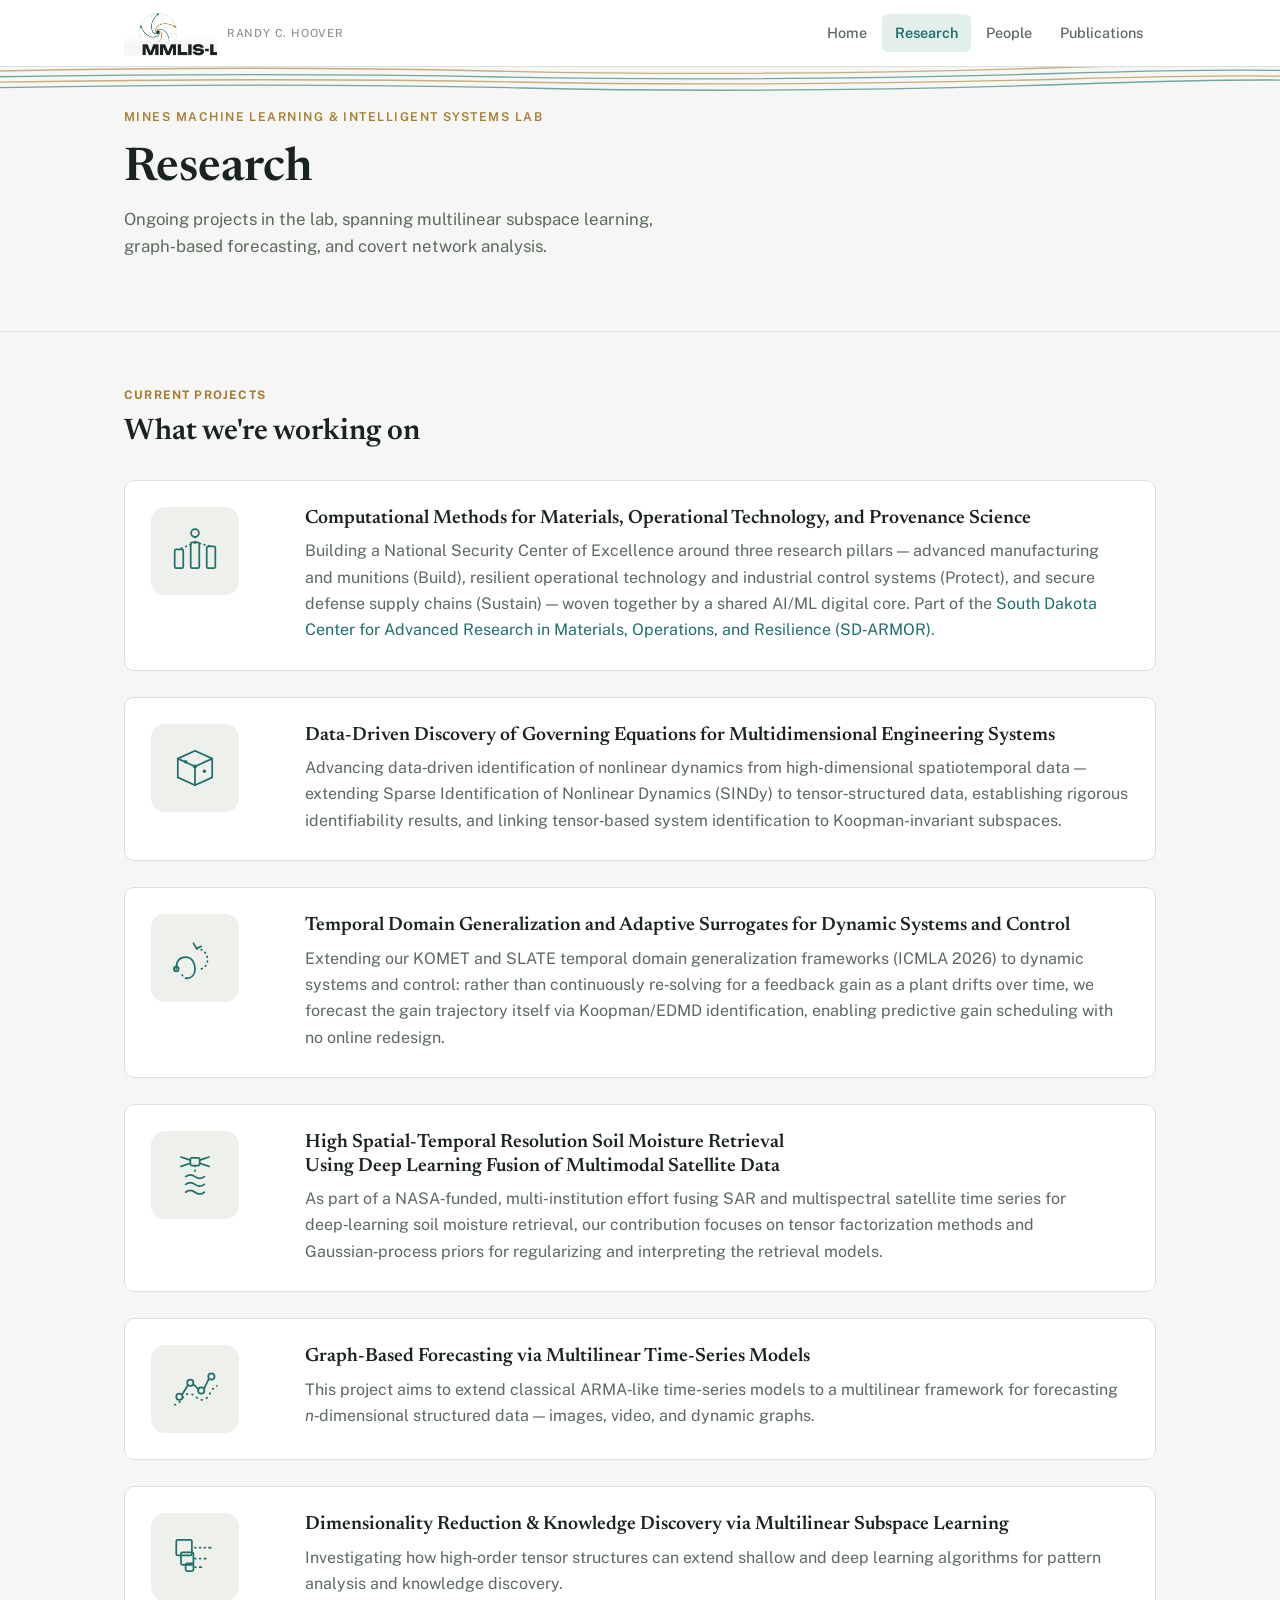
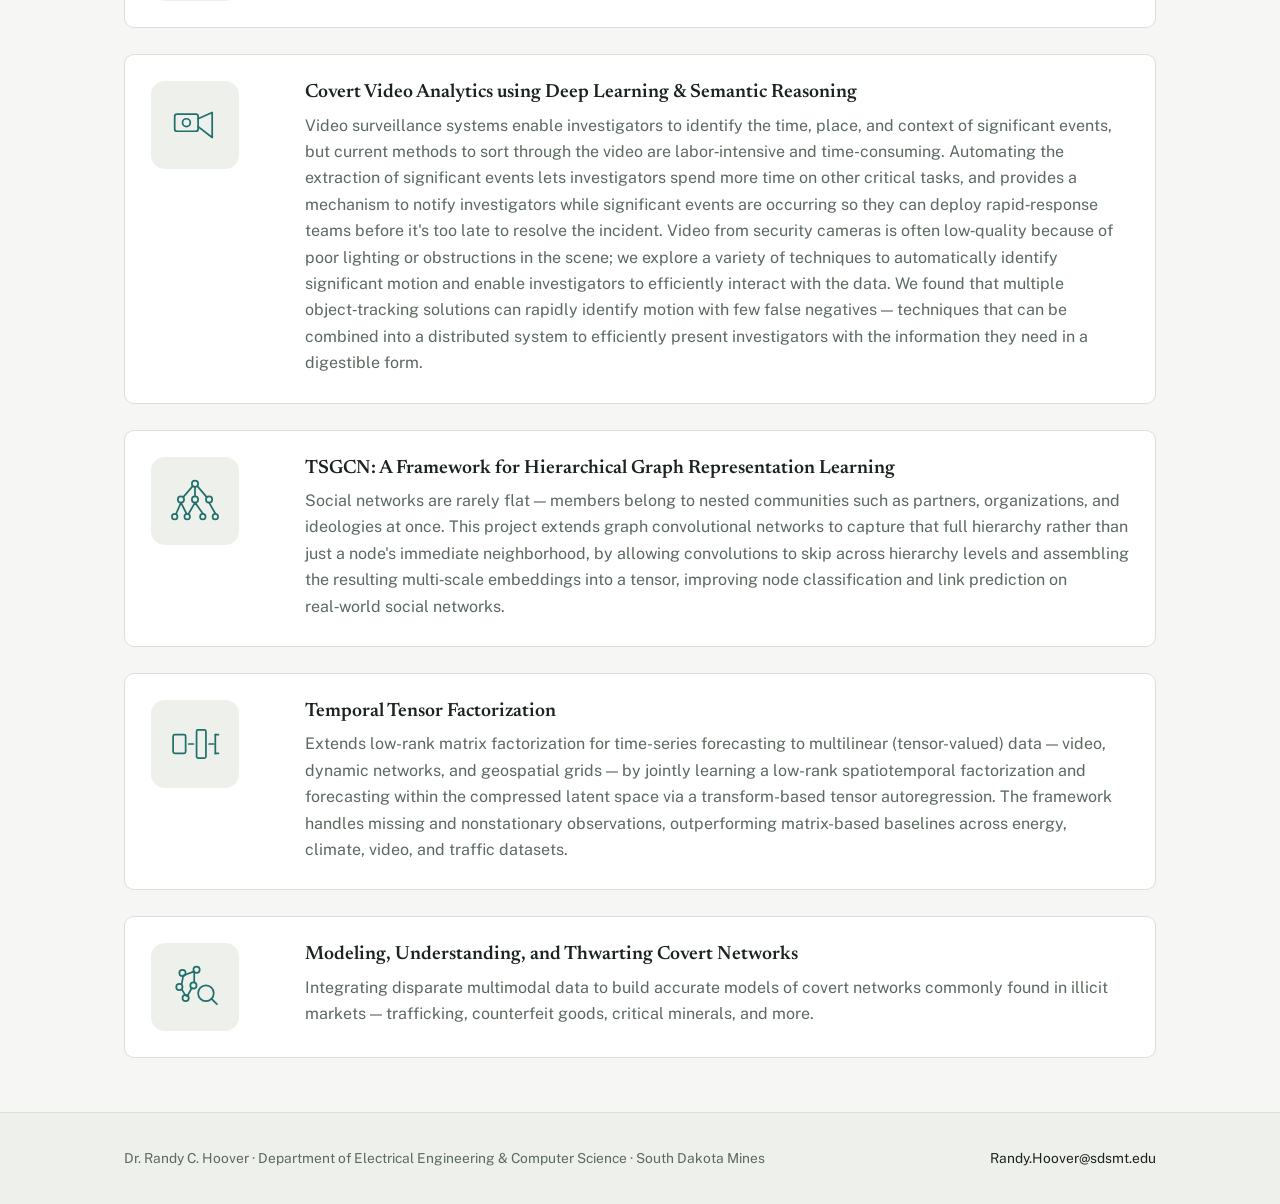
<file: research.html>
<!DOCTYPE html>
<html lang="en">
<head>
<meta charset="UTF-8">
<meta name="viewport" content="width=device-width, initial-scale=1.0">
<title>Research — Randy C. Hoover</title>
<meta name="description" content="Current research projects in the Mines Machine Learning and Intelligent Systems Lab (MMLIS-L): multilinear subspace learning, graph forecasting, and covert network analysis.">
<link rel="icon" href="assets/img/favicon.ico?v=2" sizes="any">
<link rel="icon" type="image/png" sizes="32x32" href="assets/img/favicon-32.png?v=2">
<link rel="icon" type="image/png" sizes="192x192" href="assets/img/favicon-192.png?v=2">
<link rel="apple-touch-icon" href="assets/img/apple-touch-icon.png?v=2">
<link rel="preconnect" href="https://fonts.googleapis.com">
<link rel="preconnect" href="https://fonts.gstatic.com" crossorigin>
<link href="https://fonts.googleapis.com/css2?family=Public+Sans:wght@400;500;600;700&family=Newsreader:opsz,wght@6..72,500;6..72,600;6..72,700&display=swap" rel="stylesheet">
<link rel="stylesheet" href="assets/css/style.css">
</head>
<body>

<header class="site-header">
  <div class="wrap">
    <a class="brand" href="index.html"><img src="assets/img/mmlis-logo.png" alt="MMLIS Lab" class="brand-mark"> <small>Randy&nbsp;C.&nbsp;Hoover</small></a>
    <nav class="primary-nav" aria-label="Primary">
      <ul>
        <li><a href="index.html">Home</a></li>
        <li><a href="research.html" class="active">Research</a></li>
        <li><a href="people.html">People</a></li>
        <li><a href="publications.html">Publications</a></li>
      </ul>
    </nav>
  </div>
</header>

<section class="hero" style="padding: 36px 0 52px;">
  <svg class="hero-lines" viewBox="0 0 1200 30" preserveAspectRatio="none" aria-hidden="true">
    <path d="M-40 5 Q220 -2 460 4 T980 1 T1260 6" fill="none" stroke="#a67c2e" stroke-width="1.3"/>
    <path d="M-40 10.5 Q230 5 470 10 T990 6.5 T1260 11" fill="none" stroke="#1f6f6b" stroke-width="1.3"/>
    <path d="M-40 16 Q240 10 480 15 T1000 12 T1260 17" fill="none" stroke="#a67c2e" stroke-width="1.3"/>
    <path d="M-40 21.5 Q250 15 490 21 T1010 17 T1260 22" fill="none" stroke="#1f6f6b" stroke-width="1.3"/>
  </svg>
  <div class="wrap" style="grid-template-columns: 1fr;">
    <div>
      <span class="hero-eyebrow">Mines Machine Learning &amp; Intelligent Systems Lab</span>
      <h1>Research</h1>
      <p class="role" style="max-width: 62ch;">Ongoing projects in the lab, spanning multilinear subspace learning, graph‑based forecasting, and covert network analysis.</p>
    </div>
  </div>
</section>

<main>
  <section class="section">
    <div class="wrap">
      <div class="section-head">
        <span class="kicker">Current projects</span>
        <h2>What we're working on</h2>
      </div>

      <div class="project-grid">

        <article class="project-card">
          <div class="project-icon" aria-hidden="true">
            <svg viewBox="0 0 64 64" fill="none" stroke="currentColor" stroke-width="2.2" stroke-linecap="round" stroke-linejoin="round">
              <circle cx="32" cy="9" r="5"/>
              <path d="M32 14v7" stroke-dasharray="1 5"/>
              <rect x="6" y="30" width="11" height="24" rx="2"/>
              <rect x="26.5" y="21" width="11" height="33" rx="2"/>
              <rect x="47" y="26" width="11" height="28" rx="2"/>
              <path d="M32 21 11.5 30M32 21 52.5 26" stroke-dasharray="1 5"/>
            </svg>
          </div>
          <div>
            <h3>Computational Methods for Materials, Operational Technology, and Provenance Science</h3>
            <p>Building a National Security Center of Excellence around three research pillars — advanced manufacturing and munitions (Build), resilient operational technology and industrial control systems (Protect), and secure defense supply chains (Sustain) — woven together by a shared AI/ML digital core. Part of the <a href="https://sdarmor.org/index.html" target="_blank" rel="noopener">South Dakota Center for Advanced Research in Materials, Operations, and Resilience (SD‑ARMOR)</a>.</p>
          </div>
        </article>

        <article class="project-card">
          <div class="project-icon" aria-hidden="true">
            <svg viewBox="0 0 64 64" fill="none" stroke="currentColor" stroke-width="2.2" stroke-linecap="round" stroke-linejoin="round">
              <path d="M10 20 32 10 54 20 54 44 32 54 10 44Z"/>
              <path d="M10 20 32 30 54 20M32 30V54"/>
              <circle cx="32" cy="30" r="2.6" fill="currentColor" stroke="none"/>
              <circle cx="20" cy="24" r="2.2" fill="currentColor" stroke="none"/>
              <circle cx="44" cy="36" r="2.2" fill="currentColor" stroke="none"/>
            </svg>
          </div>
          <div>
            <h3>Data‑Driven Discovery of Governing Equations for Multidimensional Engineering Systems</h3>
            <p>Advancing data‑driven identification of nonlinear dynamics from high‑dimensional spatiotemporal data — extending Sparse Identification of Nonlinear Dynamics (SINDy) to tensor‑structured data, establishing rigorous identifiability results, and linking tensor‑based system identification to Koopman‑invariant subspaces.</p>
          </div>
        </article>

        <article class="project-card">
          <div class="project-icon" aria-hidden="true">
            <svg viewBox="0 0 64 64" fill="none" stroke="currentColor" stroke-width="2.2" stroke-linecap="round" stroke-linejoin="round">
              <path d="M8 46c0-9 4-15 12-15s12 7 12 15-5 12-11 12"/>
              <path d="M21 58c-4-1-6-4-6-8" stroke-dasharray="1 5"/>
              <path d="M34 20c8 0 14 6 14 14 0 6-3 10-8 12" stroke-dasharray="1 5"/>
              <path d="M34 20 30 13M34 20 40 17"/>
              <circle cx="8" cy="46" r="3"/>
            </svg>
          </div>
          <div>
            <h3>Temporal Domain Generalization and Adaptive Surrogates for Dynamic Systems and Control</h3>
            <p>Extending our KOMET and SLATE temporal domain generalization frameworks (ICMLA 2026) to dynamic systems and control: rather than continuously re‑solving for a feedback gain as a plant drifts over time, we forecast the gain trajectory itself via Koopman/EDMD identification, enabling predictive gain scheduling with no online redesign.</p>
          </div>
        </article>

        <article class="project-card">
          <div class="project-icon" aria-hidden="true">
            <svg viewBox="0 0 64 64" fill="none" stroke="currentColor" stroke-width="2.2" stroke-linecap="round" stroke-linejoin="round">
              <rect x="26" y="10" width="12" height="10" rx="2"/>
              <path d="M14 9 26 13M14 21 26 17M50 9 38 13M50 21 38 17"/>
              <path d="M32 20v10" stroke-dasharray="1 5"/>
              <path d="M20 34c4-3 8-3 12 0s8 3 12 0"/>
              <path d="M20 44c4-3 8-3 12 0s8 3 12 0"/>
              <path d="M20 54c4-3 8-3 12 0s8 3 12 0"/>
            </svg>
          </div>
          <div>
            <h3>High Spatial‑Temporal Resolution Soil Moisture Retrieval Using Deep Learning Fusion of Multimodal Satellite Data</h3>
            <p>As part of a NASA‑funded, multi‑institution effort fusing SAR and multispectral satellite time series for deep‑learning soil moisture retrieval, our contribution focuses on tensor factorization methods and Gaussian‑process priors for regularizing and interpreting the retrieval models.</p>
          </div>
        </article>

        <article class="project-card">
          <div class="project-icon" aria-hidden="true">
            <svg viewBox="0 0 64 64" fill="none" stroke="currentColor" stroke-width="2.2" stroke-linecap="round" stroke-linejoin="round">
              <circle cx="12" cy="42" r="4"/>
              <circle cx="26" cy="24" r="4"/>
              <circle cx="40" cy="34" r="4"/>
              <circle cx="53" cy="16" r="4"/>
              <path d="M15.4 39.4 22.6 27.6M29.6 25.8 36.4 32.2M43.6 31.4 49.4 19.6"/>
              <path d="M6 52c8 0 10-14 18-14s10 8 18 8 12-18 18-18" stroke-dasharray="1 6"/>
            </svg>
          </div>
          <div>
            <h3>Graph‑Based Forecasting via Multilinear Time‑Series Models</h3>
            <p>This project aims to extend classical ARMA‑like time‑series models to a multilinear framework for forecasting <em>n</em>‑dimensional structured data — images, video, and dynamic graphs.</p>
          </div>
        </article>

        <article class="project-card">
          <div class="project-icon" aria-hidden="true">
            <svg viewBox="0 0 64 64" fill="none" stroke="currentColor" stroke-width="2.2" stroke-linecap="round" stroke-linejoin="round">
              <rect x="8" y="10" width="20" height="20" rx="2"/>
              <rect x="14" y="26" width="16" height="16" rx="2"/>
              <rect x="20" y="40" width="10" height="10" rx="2"/>
              <path d="M32 20h20M32 34h14M32 45h8" stroke-dasharray="1 5"/>
              <path d="M52 20v0M46 34v0M40 45v0"/>
            </svg>
          </div>
          <div>
            <h3>Dimensionality Reduction &amp; Knowledge Discovery via Multilinear Subspace Learning</h3>
            <p>Investigating how high‑order tensor structures can extend shallow and deep learning algorithms for pattern analysis and knowledge discovery.</p>
          </div>
        </article>

        <article class="project-card">
          <div class="project-icon" aria-hidden="true">
            <svg viewBox="0 0 64 64" fill="none" stroke="currentColor" stroke-width="2.2" stroke-linecap="round" stroke-linejoin="round">
              <rect x="6" y="18" width="30" height="22" rx="3"/>
              <path d="M36 24 54 16v32L36 34"/>
              <circle cx="21" cy="29" r="5"/>
            </svg>
          </div>
          <div>
            <h3>Covert Video Analytics using Deep Learning &amp; Semantic Reasoning</h3>
            <p>Video surveillance systems enable investigators to identify the time, place, and context of significant events, but current methods to sort through the video are labor‑intensive and time‑consuming. Automating the extraction of significant events lets investigators spend more time on other critical tasks, and provides a mechanism to notify investigators while significant events are occurring so they can deploy rapid‑response teams before it's too late to resolve the incident. Video from security cameras is often low‑quality because of poor lighting or obstructions in the scene; we explore a variety of techniques to automatically identify significant motion and enable investigators to efficiently interact with the data. We found that multiple object‑tracking solutions can rapidly identify motion with few false negatives — techniques that can be combined into a distributed system to efficiently present investigators with the information they need in a digestible form.</p>
          </div>
        </article>

        <article class="project-card">
          <div class="project-icon" aria-hidden="true">
            <svg viewBox="0 0 64 64" fill="none" stroke="currentColor" stroke-width="2.2" stroke-linecap="round" stroke-linejoin="round">
              <circle cx="32" cy="10" r="4"/>
              <circle cx="14" cy="30" r="4"/>
              <circle cx="32" cy="30" r="4"/>
              <circle cx="50" cy="30" r="4"/>
              <circle cx="6" cy="52" r="3.5"/>
              <circle cx="22" cy="52" r="3.5"/>
              <circle cx="42" cy="52" r="3.5"/>
              <circle cx="58" cy="52" r="3.5"/>
              <path d="M32 14v12M17 27 29 13M47 27 35 13M14 34 8 48M14 34 21 48M32 34l-8 14M32 34l10 14M50 34l8 14"/>
            </svg>
          </div>
          <div>
            <h3>TSGCN: A Framework for Hierarchical Graph Representation Learning</h3>
            <p>Social networks are rarely flat — members belong to nested communities such as partners, organizations, and ideologies at once. This project extends graph convolutional networks to capture that full hierarchy rather than just a node's immediate neighborhood, by allowing convolutions to skip across hierarchy levels and assembling the resulting multi‑scale embeddings into a tensor, improving node classification and link prediction on real‑world social networks.</p>
          </div>
        </article>

        <article class="project-card">
          <div class="project-icon" aria-hidden="true">
            <svg viewBox="0 0 64 64" fill="none" stroke="currentColor" stroke-width="2.2" stroke-linecap="round" stroke-linejoin="round">
              <rect x="4" y="20" width="16" height="24" rx="2"/>
              <path d="M24 32h6"/>
              <rect x="34" y="14" width="12" height="36" rx="2"/>
              <path d="M50 32h6"/>
              <path d="M58 20v24" />
              <path d="M58 20h4M58 44h4"/>
            </svg>
          </div>
          <div>
            <h3>Temporal Tensor Factorization</h3>
            <p>Extends low-rank matrix factorization for time-series forecasting to multilinear (tensor-valued) data — video, dynamic networks, and geospatial grids — by jointly learning a low-rank spatiotemporal factorization and forecasting within the compressed latent space via a transform-based tensor autoregression. The framework handles missing and nonstationary observations, outperforming matrix-based baselines across energy, climate, video, and traffic datasets.</p>
          </div>
        </article>

        <article class="project-card">
          <div class="project-icon" aria-hidden="true">
            <svg viewBox="0 0 64 64" fill="none" stroke="currentColor" stroke-width="2.2" stroke-linecap="round" stroke-linejoin="round">
              <circle cx="16" cy="14" r="4"/>
              <circle cx="34" cy="10" r="4"/>
              <circle cx="12" cy="32" r="4"/>
              <circle cx="30" cy="30" r="4"/>
              <circle cx="20" cy="46" r="4"/>
              <path d="M18 17 31 12M17 17 15 28M31 13 31 26M15 35 20 43M28 33 22 44"/>
              <circle cx="46" cy="40" r="10"/>
              <path d="M53 47 60 54"/>
            </svg>
          </div>
          <div>
            <h3>Modeling, Understanding, and Thwarting Covert Networks</h3>
            <p>Integrating disparate multimodal data to build accurate models of covert networks commonly found in illicit markets — trafficking, counterfeit goods, critical minerals, and more.</p>
          </div>
        </article>
      </div>
    </div>
  </section>
</main>

<footer class="site-footer">
  <div class="wrap">
    <div>Dr. Randy C. Hoover · Department of Electrical Engineering &amp; Computer Science · South Dakota Mines</div>
    <div><a href="mailto:Randy.Hoover@sdsmt.edu">Randy.Hoover@sdsmt.edu</a></div>
  </div>
</footer>

</body>
</html>
</file>
<file: assets/css/style.css>
/* ===========================================================
   Randy C. Hoover — research site
   "Contour" — light, editorial, journal-like.
   Bone-white ground, ink-black text, a single pine-teal accent;
   ochre reserved for contour-line motifs and small kickers.
   =========================================================== */

:root {
  --paper: #f6f7f5;
  --paper-2: #eef0ec;
  --surface: #ffffff;
  --ink: #1b2320;
  --ink-soft: #5b6960;
  --ink-faint: #8b968f;
  --line: #dbe0da;
  --line-strong: #c3ccc4;
  --teal: #1f6f6b;
  --teal-dark: #164f4c;
  --teal-soft: #e3efed;
  --ochre: #a67c2e;
  --ochre-soft: #f3ead6;
  --max: 1080px;
  --radius: 10px;
  --radius-sm: 6px;
}

* { box-sizing: border-box; }

html { scroll-behavior: smooth; }

body {
  margin: 0;
  font-family: "Public Sans", -apple-system, BlinkMacSystemFont, "Segoe UI", Roboto, sans-serif;
  color: var(--ink);
  background: var(--paper);
  line-height: 1.65;
  -webkit-font-smoothing: antialiased;
}

h1, h2, h3, h4 {
  font-family: "Newsreader", Georgia, "Times New Roman", serif;
  color: var(--ink);
  line-height: 1.22;
  margin: 0 0 0.5em;
  font-weight: 600;
  text-wrap: balance;
}

h1 { font-size: clamp(2rem, 4vw, 2.9rem); }
h2 { font-size: clamp(1.4rem, 3vw, 1.85rem); }
h3 { font-size: 1.2rem; }

p { margin: 0 0 1em; color: var(--ink-soft); }

a { color: var(--teal); text-decoration: none; }
a:hover { color: var(--teal-dark); text-decoration: underline; }

img { max-width: 100%; display: block; }

.wrap {
  max-width: var(--max);
  margin: 0 auto;
  padding: 0 24px;
}

/* ---------- header / nav ---------- */

.site-header {
  background: var(--surface);
  border-bottom: 1px solid var(--line);
}

.site-header .wrap {
  display: flex;
  align-items: center;
  justify-content: space-between;
  height: 66px;
}

.brand {
  display: flex;
  align-items: center;
  gap: 10px;
  color: var(--ink);
  font-family: "Newsreader", Georgia, serif;
  font-size: 1.12rem;
  font-weight: 600;
  letter-spacing: 0.01em;
}

.brand-mark {
  height: 46px;
  width: auto;
  display: block;
}

.brand small {
  font-family: "Public Sans", sans-serif;
  font-weight: 500;
  font-size: 0.7rem;
  color: var(--ink-faint);
  letter-spacing: 0.07em;
  text-transform: uppercase;
}

.brand:hover { text-decoration: none; color: var(--ink); }

nav.primary-nav ul {
  list-style: none;
  display: flex;
  gap: 2px;
  margin: 0;
  padding: 0;
}

nav.primary-nav a {
  color: var(--ink-soft);
  font-size: 0.9rem;
  font-weight: 500;
  padding: 7px 13px;
  border-radius: var(--radius-sm);
  display: inline-block;
}

nav.primary-nav a:hover {
  color: var(--ink);
  text-decoration: none;
  background: var(--paper-2);
}

nav.primary-nav a.active {
  color: var(--teal);
  background: var(--teal-soft);
  font-weight: 600;
}

/* ---------- hero ---------- */

.hero {
  position: relative;
  background: var(--paper);
  padding: 36px 0 58px;
  overflow: hidden;
  border-bottom: 1px solid var(--line);
}

.hero-lines {
  position: absolute;
  top: 0;
  left: 0;
  width: 100%;
  height: 30px;
  opacity: 0.6;
  pointer-events: none;
}

.hero .wrap {
  position: relative;
  display: grid;
  grid-template-columns: 1.3fr 1fr;
  grid-template-areas:
    "intro   photo"
    "content photo";
  column-gap: 44px;
  row-gap: 0;
  align-items: center;
}

.hero-intro { grid-area: intro; }
.hero-content { grid-area: content; }

.hero-eyebrow {
  display: inline-block;
  text-transform: uppercase;
  letter-spacing: 0.12em;
  font-size: 0.76rem;
  color: var(--ochre);
  font-weight: 600;
  margin-bottom: 14px;
}

.hero h1 { margin-bottom: 8px; }

.hero .role {
  font-size: 1.05rem;
  color: var(--ink-soft);
  margin-bottom: 18px;
}

.hero .contact-list {
  list-style: none;
  padding: 0;
  margin: 0 0 22px;
  font-size: 0.94rem;
  color: var(--ink-soft);
}

.hero .contact-list li { padding: 3px 0; }
.hero .contact-list a { color: var(--ink); font-weight: 500; }
.hero .contact-list a:hover { color: var(--teal); }

.btn {
  display: inline-flex;
  align-items: center;
  gap: 8px;
  padding: 10px 18px;
  border-radius: var(--radius-sm);
  background: var(--teal);
  color: #fff;
  font-weight: 600;
  font-size: 0.9rem;
  border: 1px solid var(--teal);
}

.btn:hover { background: var(--teal-dark); border-color: var(--teal-dark); text-decoration: none; color: #fff; }

.btn.ghost {
  background: transparent;
  border-color: var(--line-strong);
  color: var(--ink);
}

.btn.ghost:hover { background: var(--paper-2); border-color: var(--ink-faint); color: var(--ink); }

.hero-photo {
  grid-area: photo;
  position: relative;
}

.hero-photo img { width: 100%; height: 100%; object-fit: contain; display: block; }

/* ---------- sections ---------- */

main { display: block; }

.section { padding: 54px 0; }

.section + .section { border-top: 1px solid var(--line); }

.section-head { margin-bottom: 30px; }

.section-head .kicker {
  text-transform: uppercase;
  letter-spacing: 0.1em;
  font-size: 0.74rem;
  font-weight: 700;
  color: var(--ochre);
  margin-bottom: 8px;
  display: block;
}

.section-head p { max-width: 62ch; }

.bio p:last-child { margin-bottom: 0; }

.interests-line {
  border-left: 3px solid var(--teal);
  background: var(--teal-soft);
  padding: 16px 20px;
  border-radius: 0 8px 8px 0;
  color: var(--ink);
  font-size: 1.02rem;
}

/* ---------- news timeline ---------- */

.timeline {
  position: relative;
  margin: 0;
  padding: 0;
  list-style: none;
  border-left: 2px solid var(--line);
}

.timeline li { position: relative; padding: 0 0 26px 28px; }

.timeline li::before {
  content: "";
  position: absolute;
  left: -7px;
  top: 5px;
  width: 12px;
  height: 12px;
  border-radius: 50%;
  background: var(--paper);
  border: 2px solid var(--teal);
}

.timeline .date {
  display: block;
  font-size: 0.78rem;
  font-weight: 700;
  letter-spacing: 0.04em;
  color: var(--ochre);
  margin-bottom: 4px;
  text-transform: uppercase;
}

.timeline .entry { color: var(--ink); margin: 0; }

.more-news summary {
  cursor: pointer;
  font-weight: 600;
  color: var(--teal);
  margin: 4px 0 24px;
  list-style: none;
}

.more-news summary::-webkit-details-marker { display: none; }
.more-news summary:hover { color: var(--teal-dark); }

/* ---------- research cards ---------- */

.project-grid {
  display: grid;
  grid-template-columns: 1fr;
  gap: 26px;
}

.project-card {
  display: grid;
  grid-template-columns: 128px 1fr;
  gap: 26px;
  align-items: start;
  background: var(--surface);
  border: 1px solid var(--line);
  border-radius: var(--radius);
  padding: 26px;
}

.project-icon {
  width: 88px;
  height: 88px;
  border-radius: 14px;
  display: flex;
  align-items: center;
  justify-content: center;
  background: var(--paper-2);
}

.project-icon svg { width: 50px; height: 50px; color: var(--teal); }

.project-card h3 { margin-bottom: 8px; }

.project-card p:last-child { margin-bottom: 0; }

.project-card .placeholder-note {
  font-size: 0.85rem;
  color: var(--ink-faint);
  font-style: italic;
}

/* ---------- people ---------- */

.people-grid {
  display: grid;
  grid-template-columns: repeat(2, 1fr);
  gap: 20px;
}

.person-card {
  display: flex;
  gap: 16px;
  background: var(--surface);
  border: 1px solid var(--line);
  border-radius: var(--radius);
  padding: 20px;
}

.avatar {
  flex: none;
  width: 54px;
  height: 54px;
  border-radius: 50%;
  display: flex;
  align-items: center;
  justify-content: center;
  color: #fff;
  font-family: "Newsreader", serif;
  font-weight: 600;
  font-size: 1.02rem;
}

.person-card h4 {
  font-family: "Newsreader", serif;
  color: var(--ink);
  font-size: 1.04rem;
  margin: 0 0 3px;
}

.person-role {
  font-size: 0.85rem;
  color: var(--teal);
  font-weight: 600;
  margin-bottom: 4px;
}

.person-detail { font-size: 0.88rem; color: var(--ink-soft); margin: 0; }

.alumni-list { border-top: 1px solid var(--line); }

.alumni-row {
  display: grid;
  grid-template-columns: 42px 1.4fr 2fr;
  gap: 18px;
  align-items: start;
  padding: 16px 0;
  border-bottom: 1px solid var(--line);
}

.alumni-row .avatar { width: 38px; height: 38px; font-size: 0.82rem; }

.alumni-row h4 {
  font-family: "Newsreader", serif;
  color: var(--ink);
  font-size: 1rem;
  margin: 0 0 2px;
}

.alumni-row .person-role { margin-bottom: 0; }
.alumni-row .person-detail { font-size: 0.86rem; }

/* ---------- publications ---------- */

.pub-year { margin-top: 40px; }
.pub-year:first-of-type { margin-top: 0; }

.pub-year h2 {
  font-size: 1.28rem;
  border-bottom: 2px solid var(--ochre-soft);
  padding-bottom: 8px;
  margin-bottom: 18px;
}

.pub-list { list-style: none; margin: 0; padding: 0; }

.pub-list li {
  padding: 12px 0;
  border-bottom: 1px solid var(--line);
  color: var(--ink);
  font-size: 0.97rem;
}

.pub-list li:last-child { border-bottom: none; }

.pub-list .venue { color: var(--ink-soft); font-style: italic; }

/* ---------- footer ---------- */

footer.site-footer {
  background: var(--paper-2);
  border-top: 1px solid var(--line);
  color: var(--ink-soft);
  padding: 34px 0;
  margin-top: 0;
  font-size: 0.86rem;
}

footer.site-footer a { color: var(--ink); }
footer.site-footer a:hover { color: var(--teal); }

footer.site-footer .wrap {
  display: flex;
  justify-content: space-between;
  flex-wrap: wrap;
  gap: 12px;
}

/* ---------- table-scroll (mobile-safe wide content) ---------- */

.table-scroll { overflow-x: auto; -webkit-overflow-scrolling: touch; }

/* ---------- responsive ---------- */

@media (max-width: 860px) {
  .hero .wrap {
    grid-template-columns: 1fr;
    grid-template-areas:
      "intro"
      "photo"
      "content";
    row-gap: 20px;
  }
  .hero-photo { max-width: 420px; margin: 0 auto; }
  .project-card { grid-template-columns: 1fr; }
  .project-icon { width: 68px; height: 68px; }
  .project-icon svg { width: 36px; height: 36px; }
  .people-grid { grid-template-columns: 1fr; }
  .alumni-row { grid-template-columns: 38px 1fr; }
  .alumni-row .person-detail { grid-column: 1 / -1; }
}

@media (max-width: 640px) {
  .site-header .wrap { height: 60px; }
  .brand small { display: none; }
  nav.primary-nav ul { gap: 0; }
  nav.primary-nav a { padding: 7px 9px; font-size: 0.85rem; }
  .section { padding: 40px 0; }
  footer.site-footer .wrap { flex-direction: column; }
}
</file>
